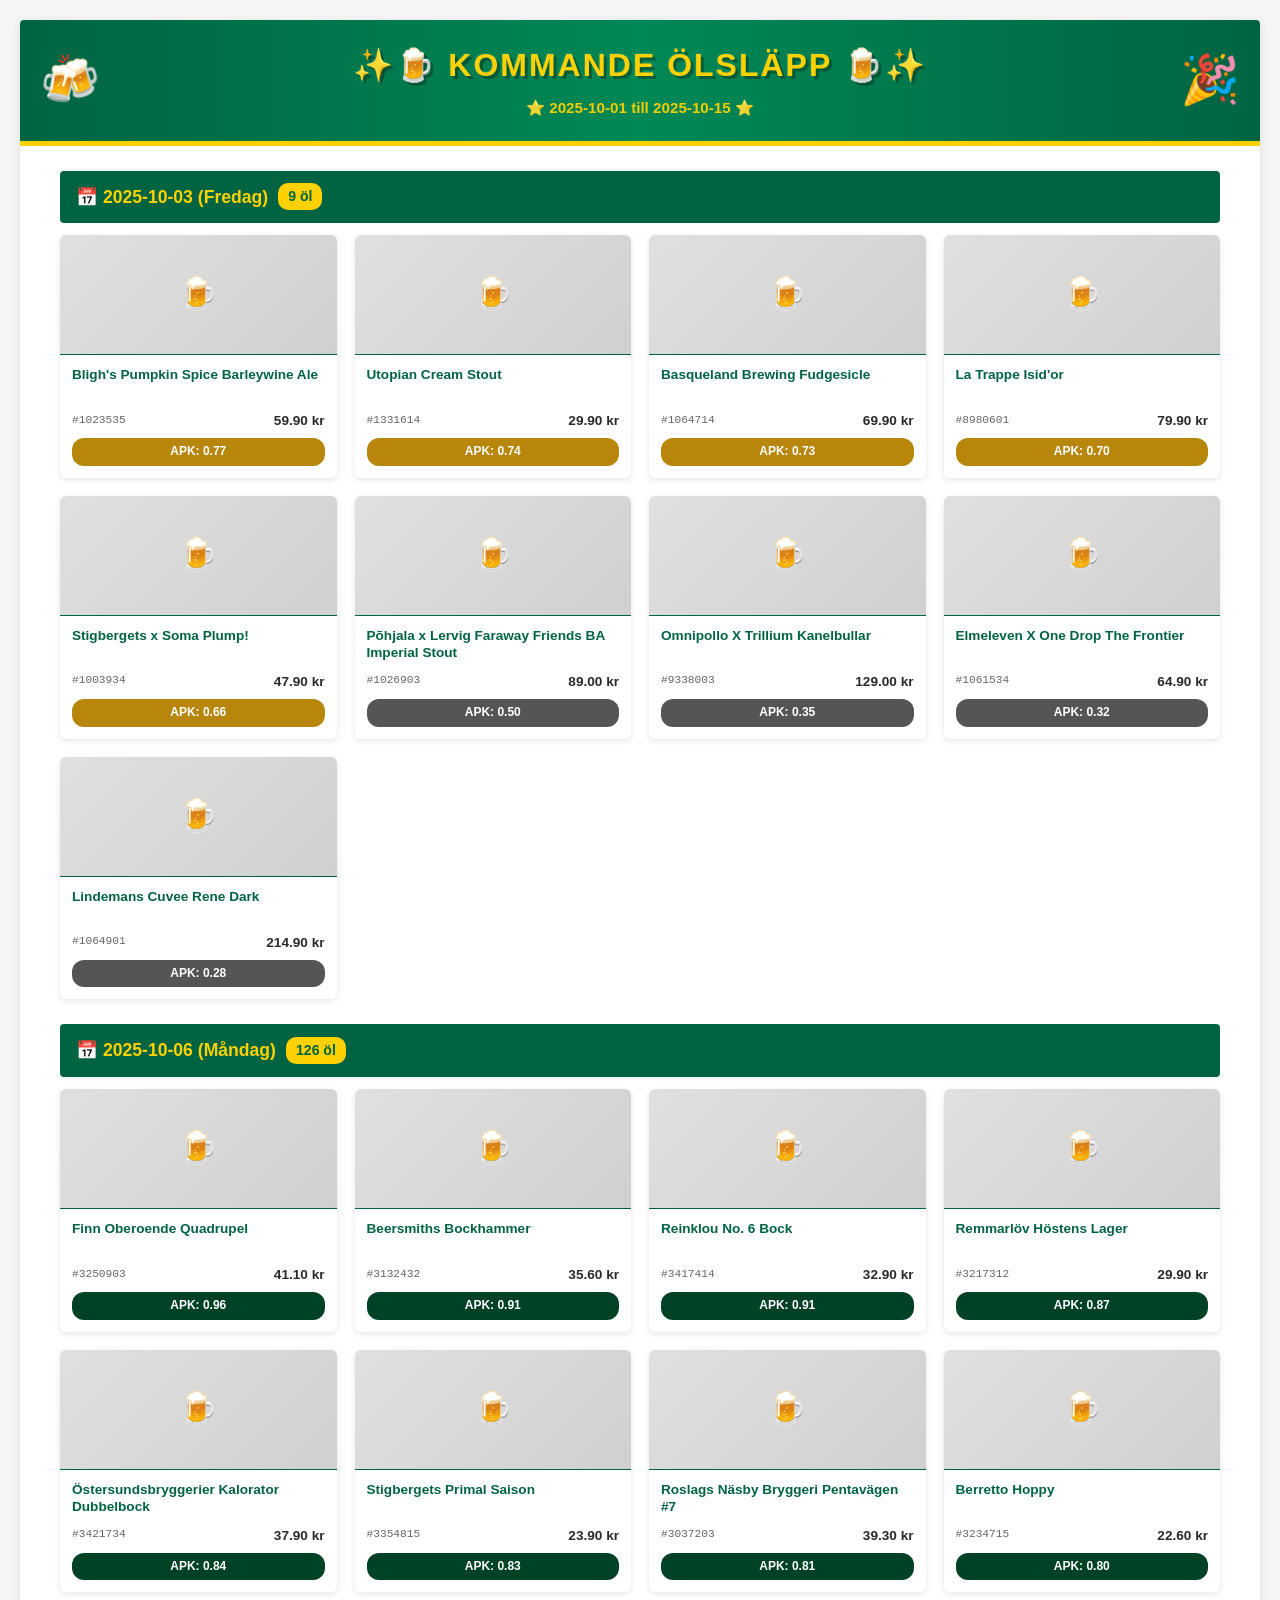
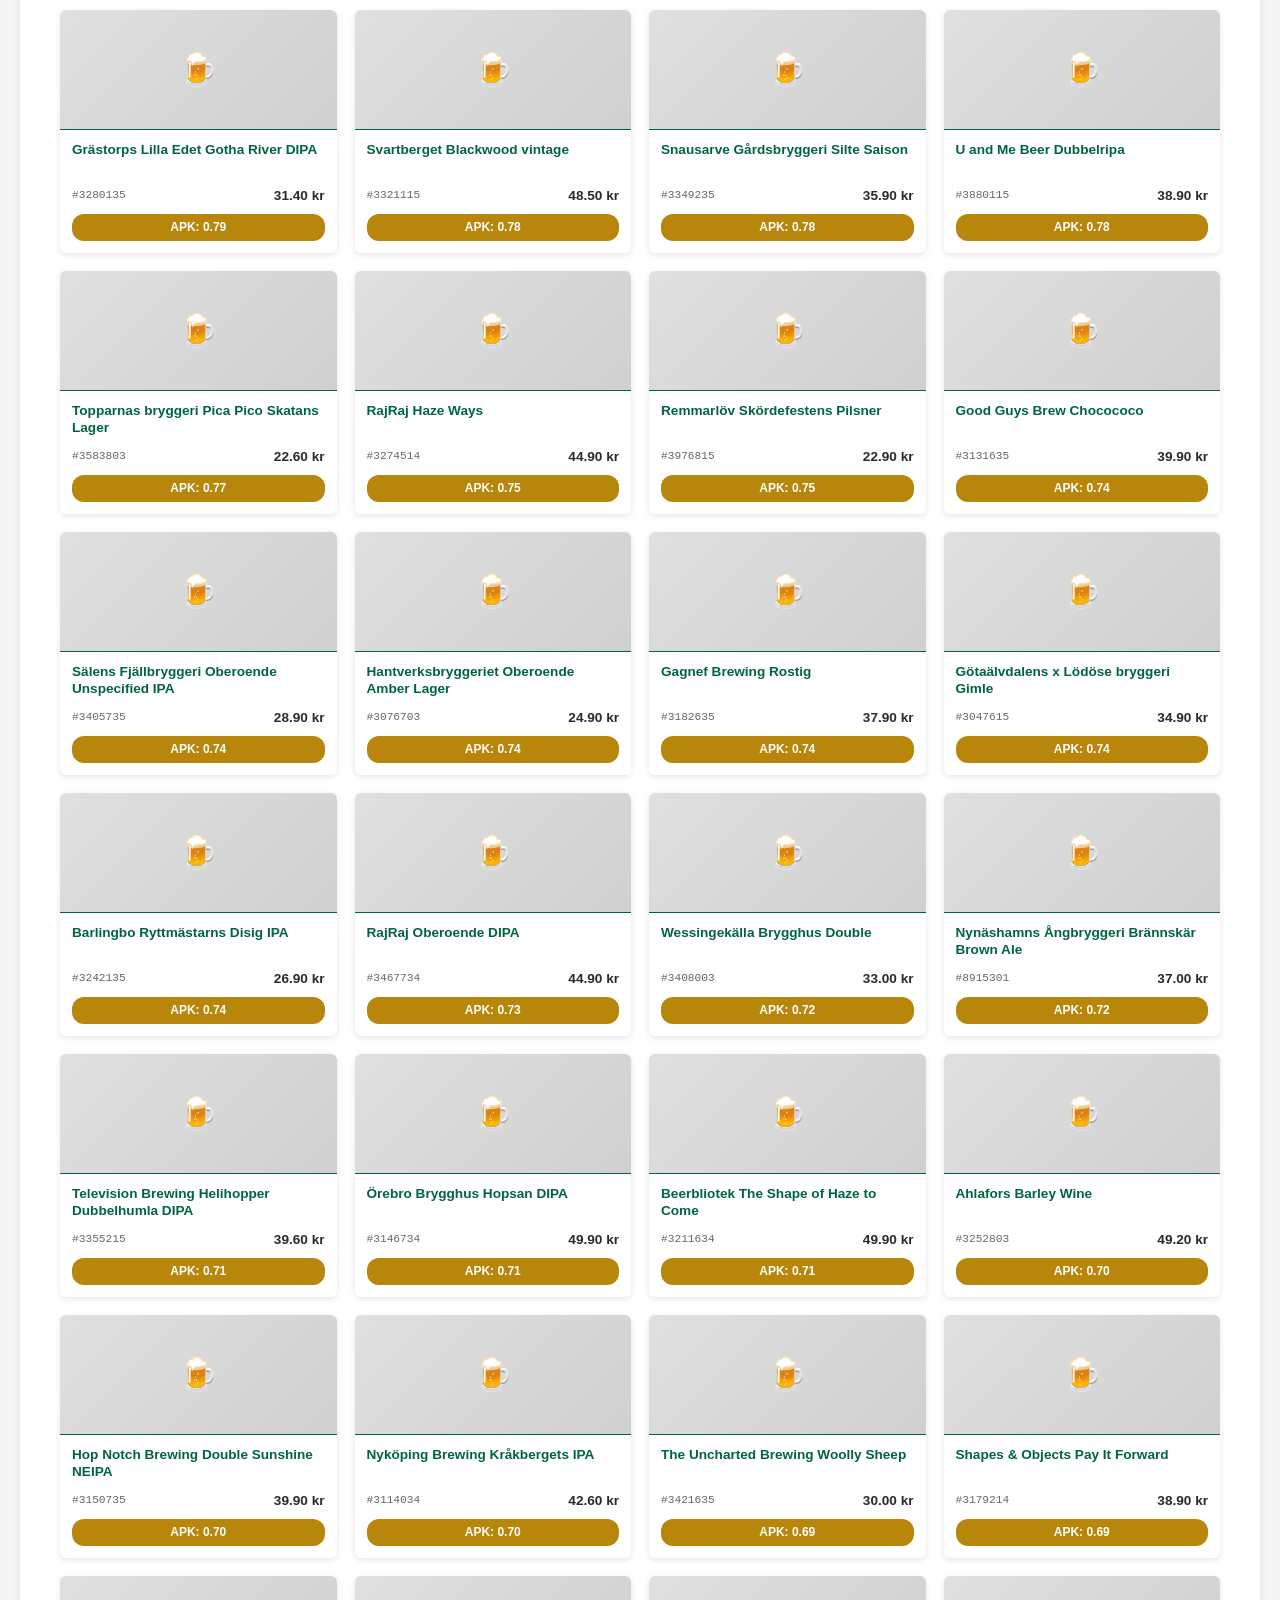
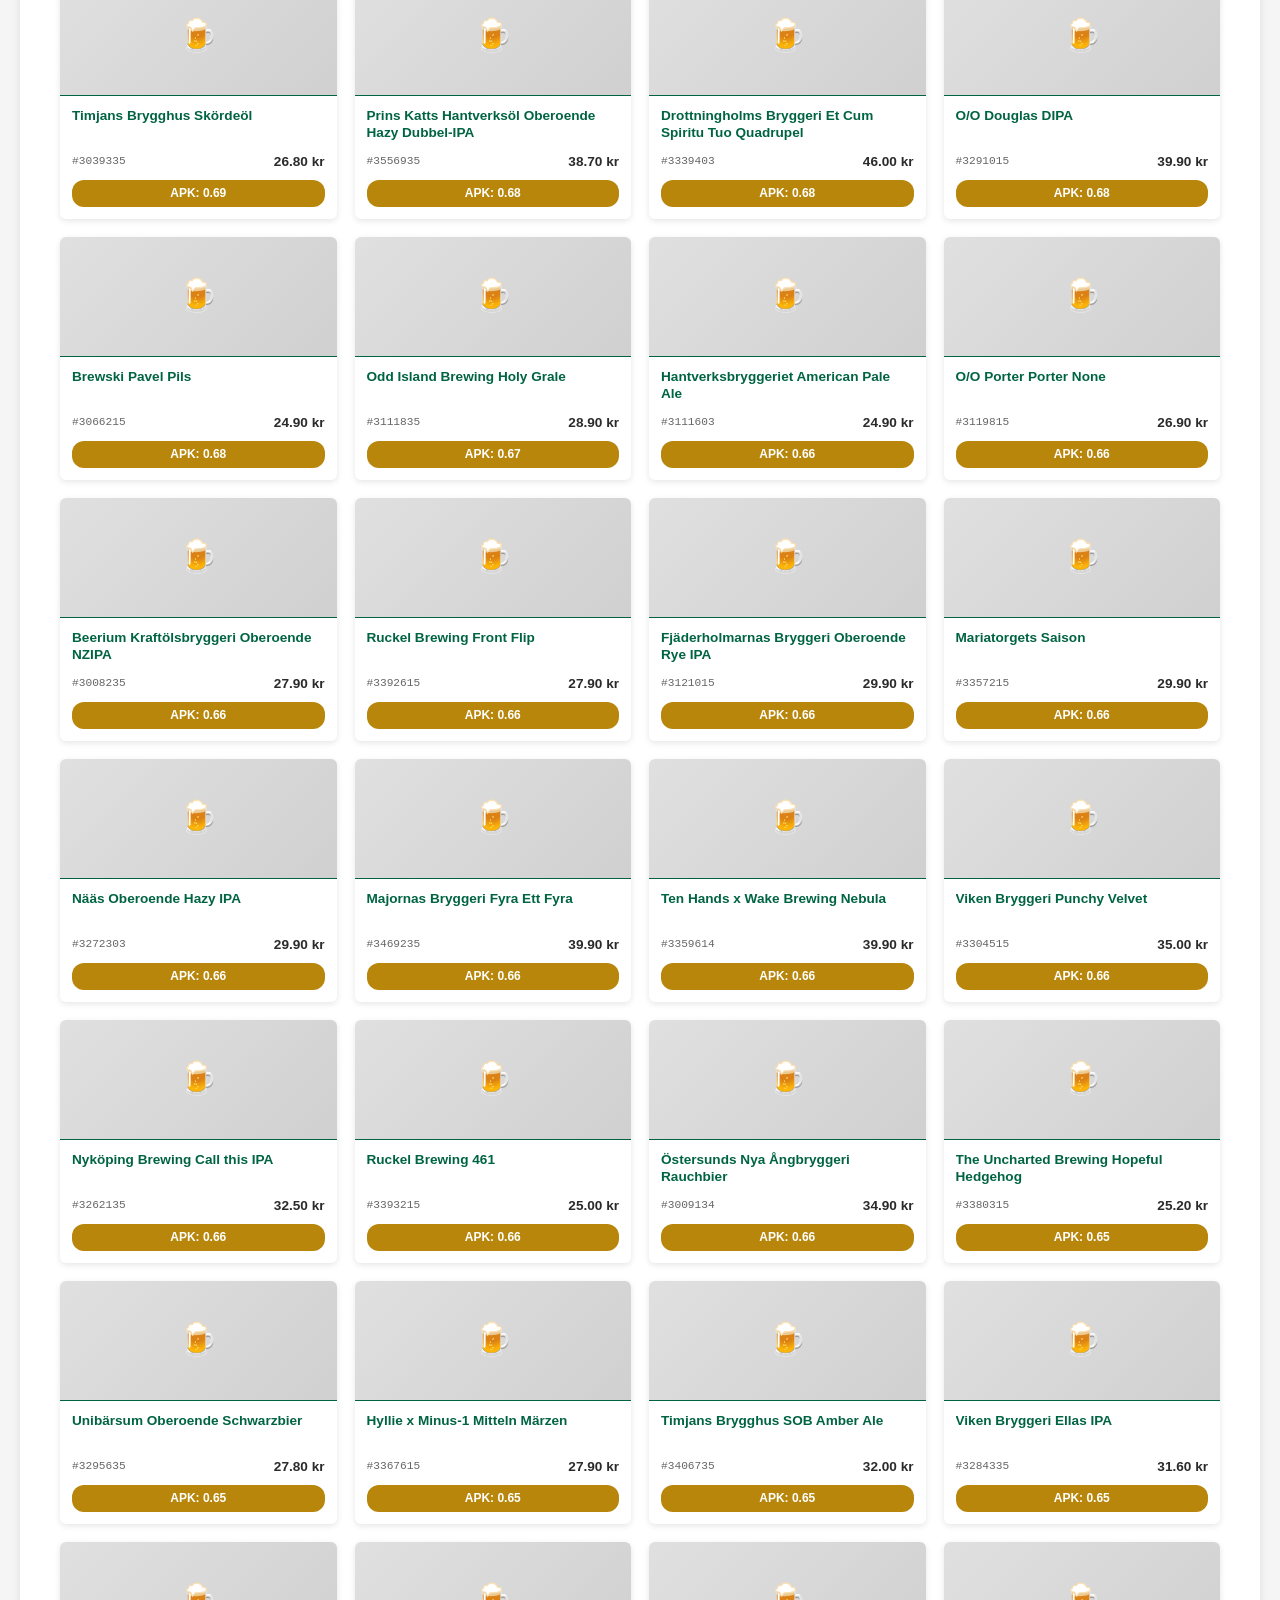
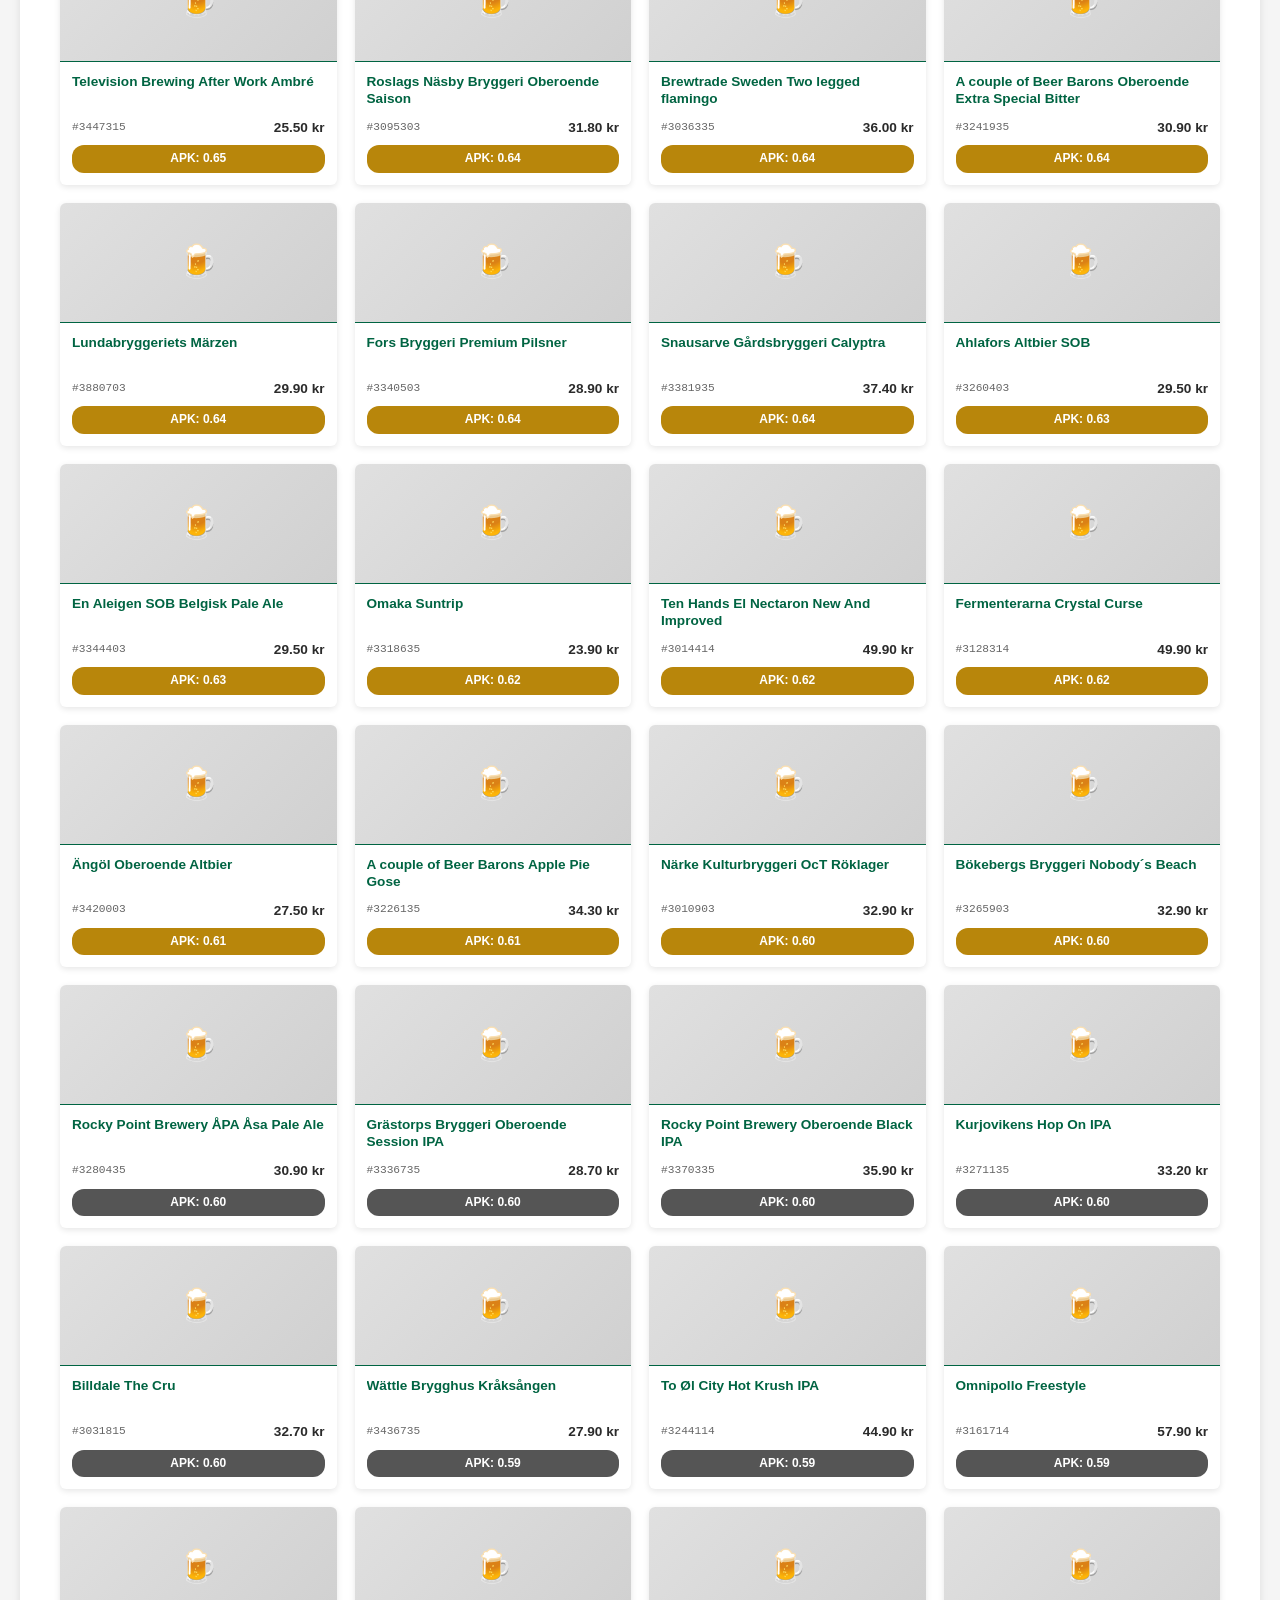
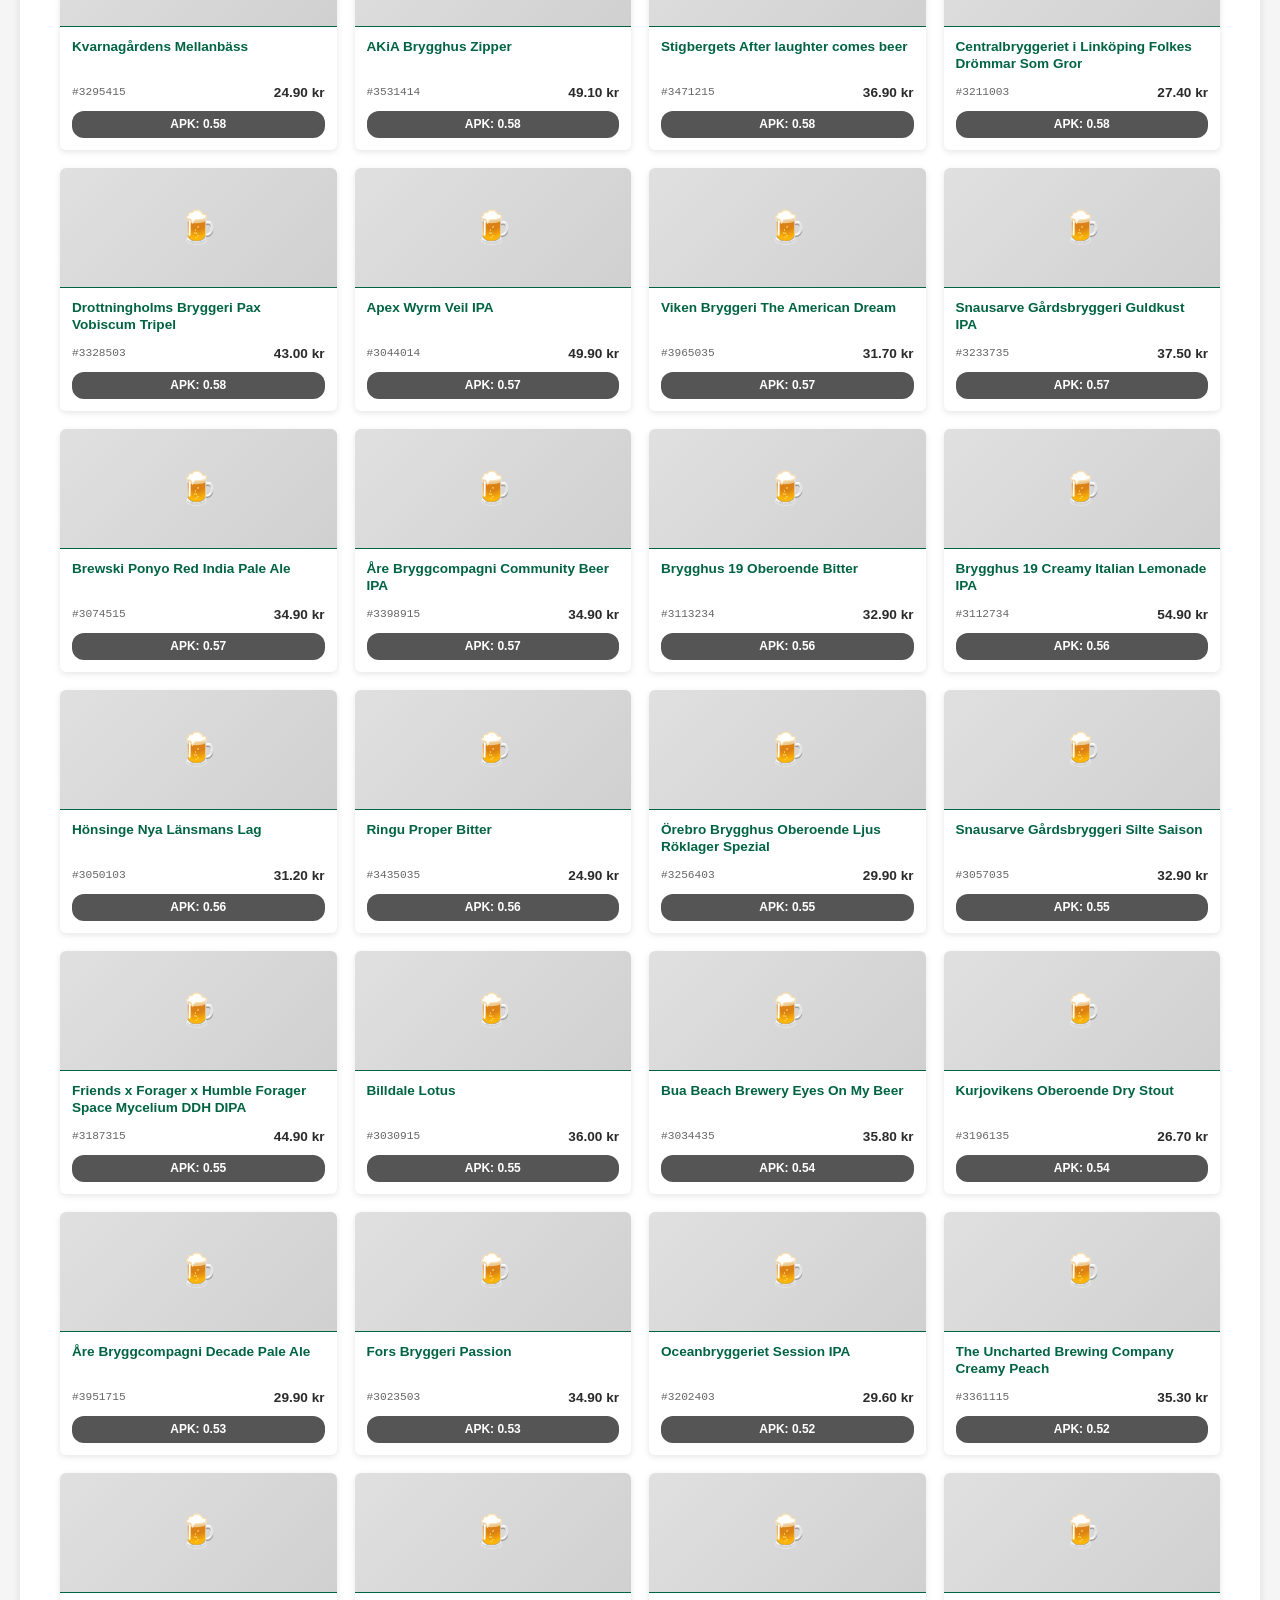
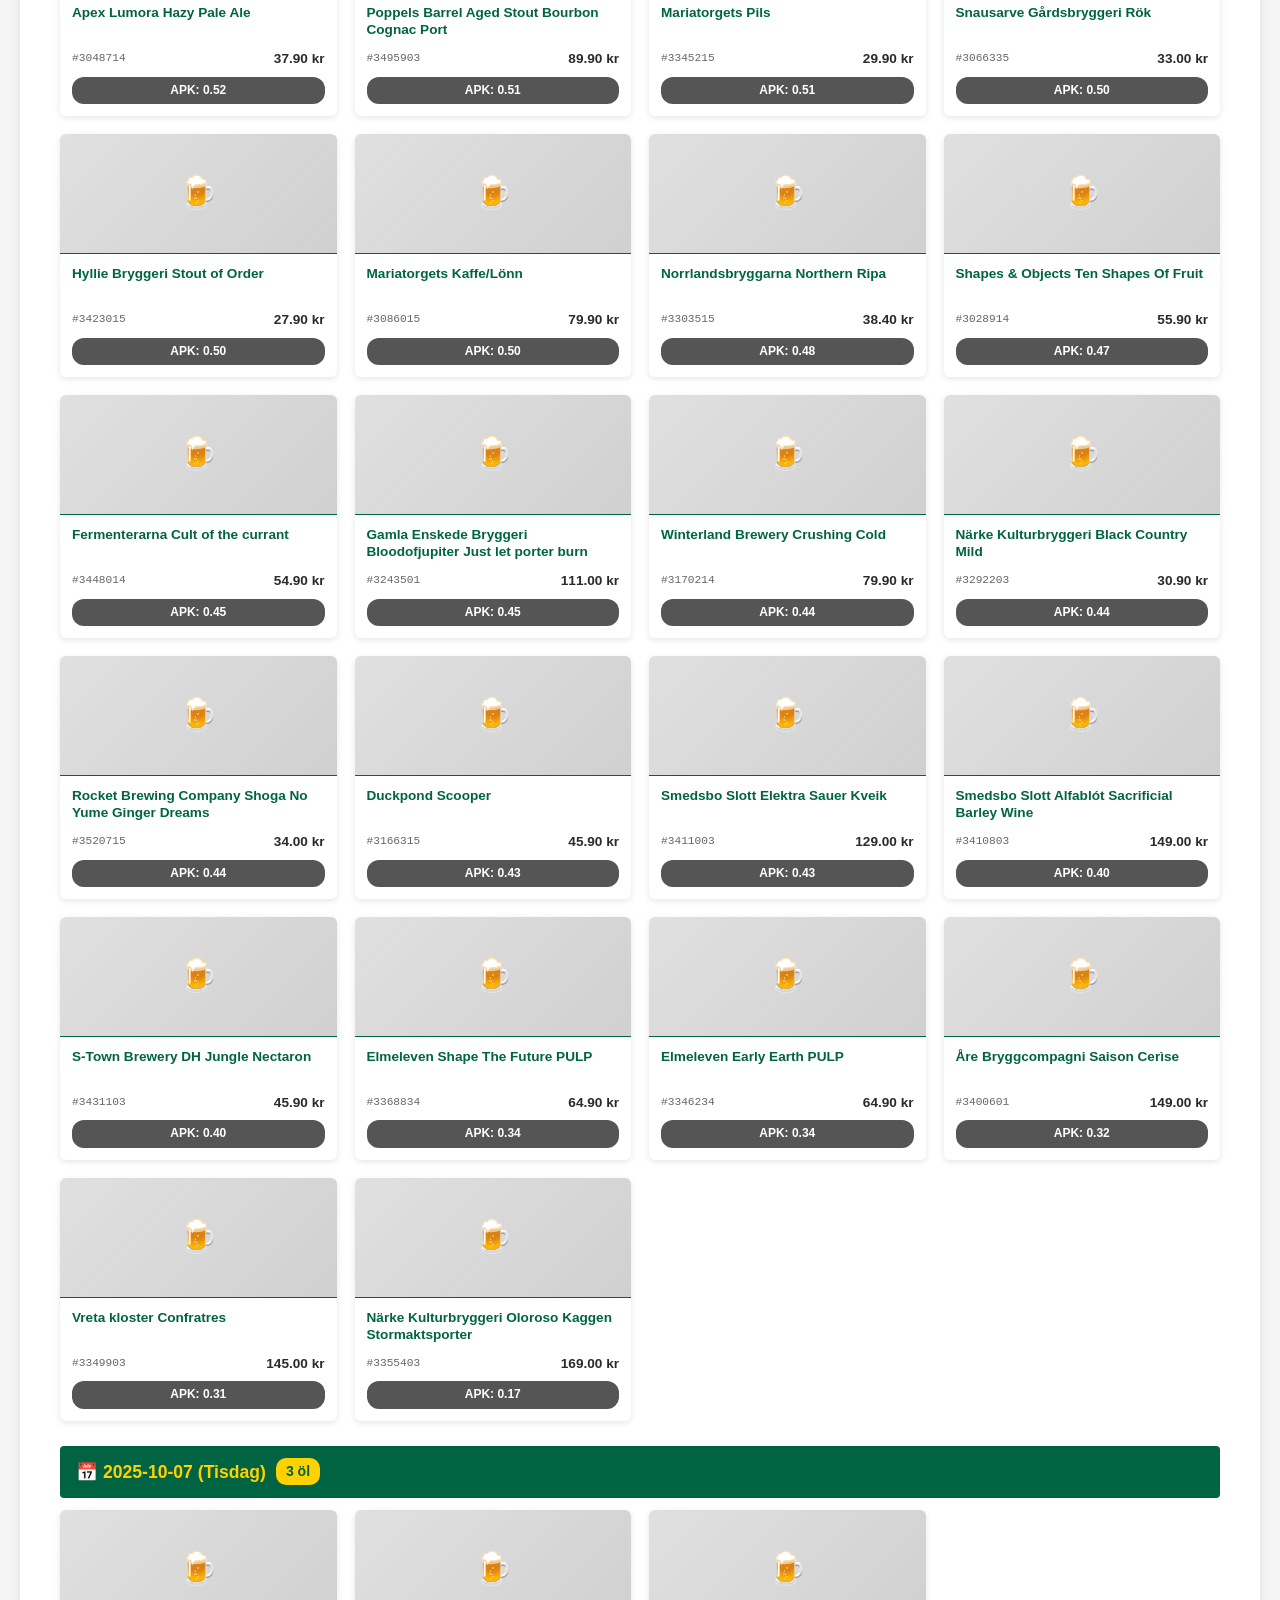
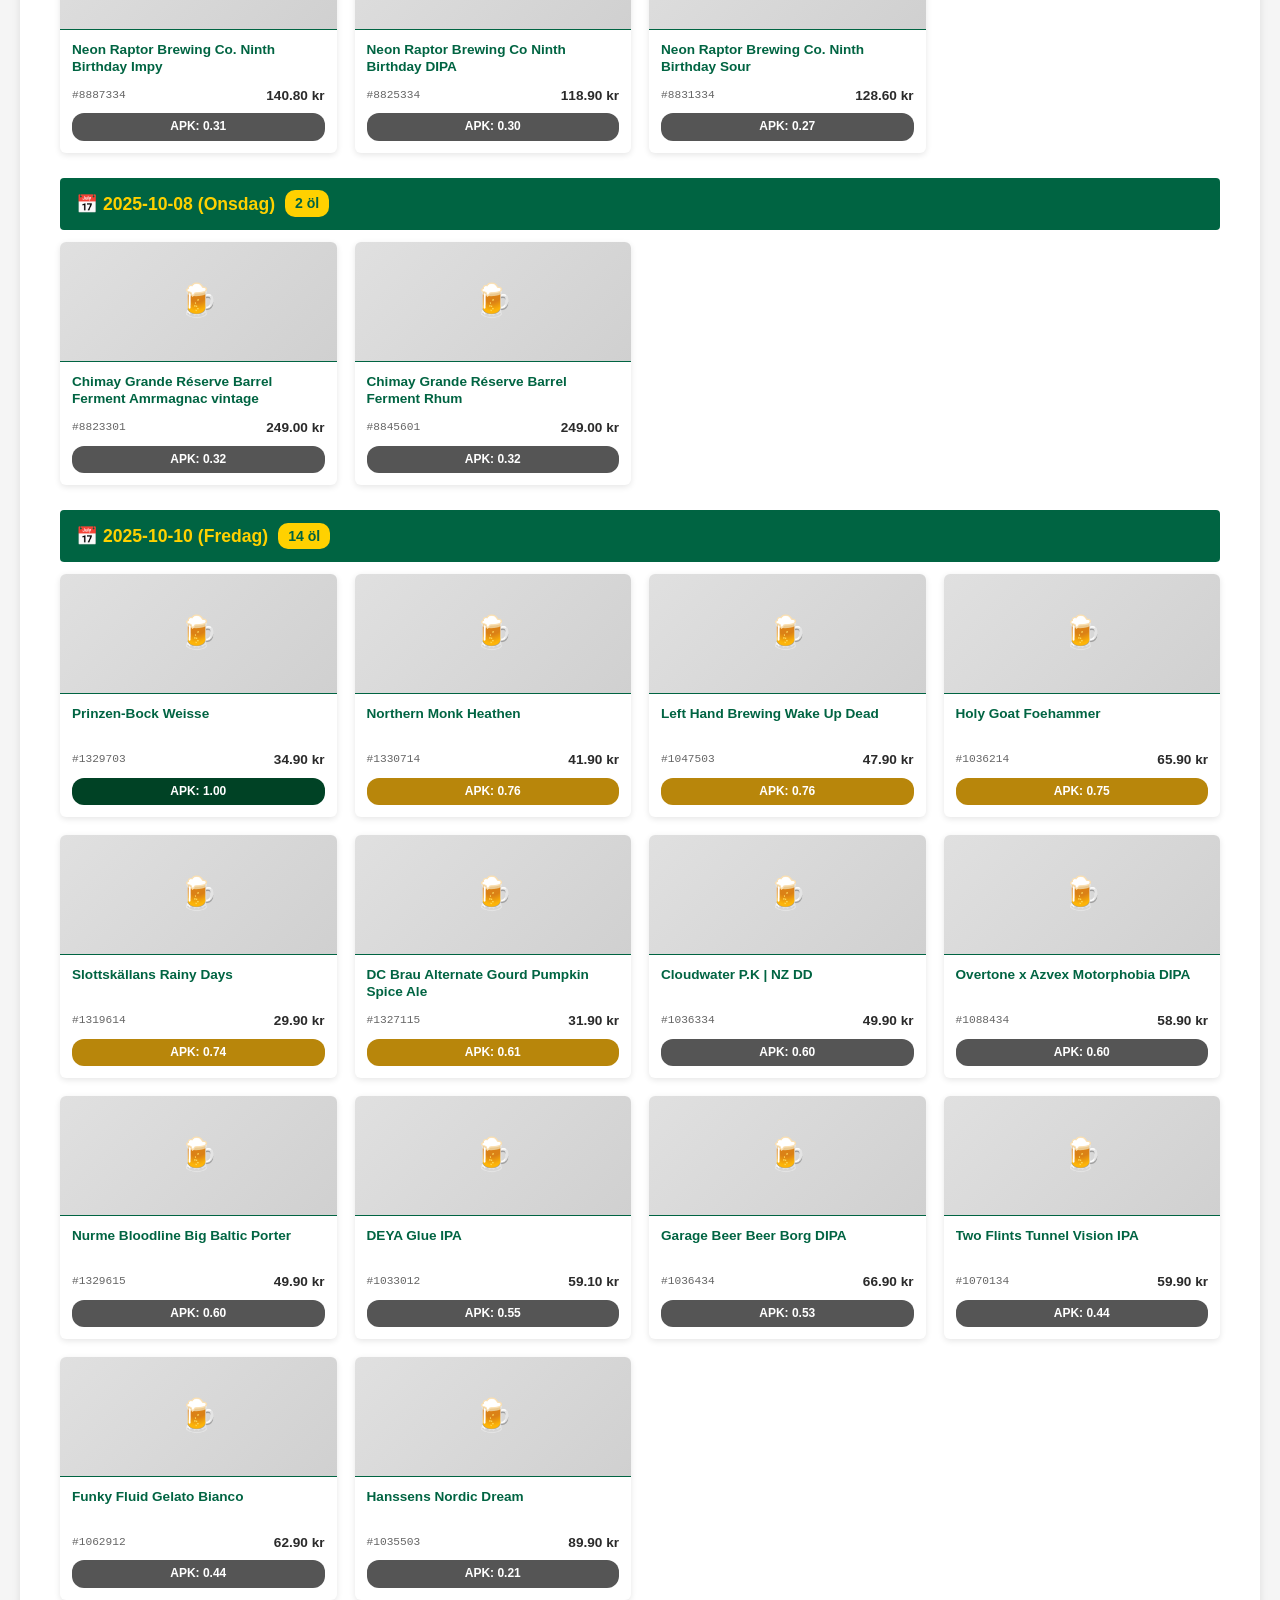
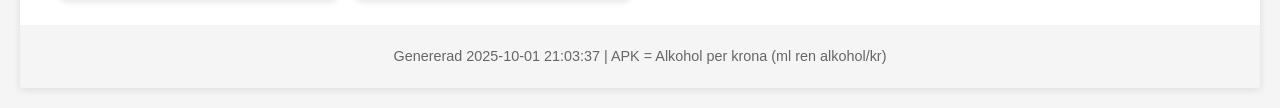
<file: data/upcoming_launches.html>
<!DOCTYPE html>
<html lang="sv">
<head>
    <meta charset="UTF-8">
    <meta name="viewport" content="width=device-width, initial-scale=1.0">
    <title>Kommande ölsläpp - Systembolaget</title>
    <style>
        * {
            margin: 0;
            padding: 0;
            box-sizing: border-box;
        }
        
        body {
            font-family: -apple-system, BlinkMacSystemFont, 'Segoe UI', Roboto, 'Helvetica Neue', Arial, sans-serif;
            background: #f5f5f5;
            padding: 20px;
            line-height: 1.6;
        }
        
        .container {
            max-width: 1600px;
            margin: 0 auto;
            background: white;
            border-radius: 4px;
            box-shadow: 0 2px 8px rgba(0,0,0,0.1);
            overflow: hidden;
        }
        
        header {
            background: linear-gradient(90deg, #006442 0%, #008855 50%, #006442 100%);
            color: #FFD100;
            padding: 20px;
            text-align: center;
            border-bottom: 5px solid #FFD100;
            position: relative;
            overflow: hidden;
        }
        
        header::before {
            content: "🍻";
            position: absolute;
            left: 20px;
            top: 50%;
            transform: translateY(-50%);
            font-size: 3em;
            animation: bounce 2s infinite;
        }
        
        header::after {
            content: "🎉";
            position: absolute;
            right: 20px;
            top: 50%;
            transform: translateY(-50%);
            font-size: 3em;
            animation: bounce 2s infinite 1s;
        }
        
        @keyframes bounce {
            0%, 100% { transform: translateY(-50%); }
            50% { transform: translateY(-60%); }
        }
        
        header h1 {
            font-size: 2em;
            margin-bottom: 5px;
            font-weight: 700;
            text-shadow: 3px 3px 0px rgba(0,0,0,0.3), -1px -1px 0px rgba(255,255,255,0.1);
            letter-spacing: 2px;
            animation: glow 2s ease-in-out infinite alternate;
        }
        
        @keyframes glow {
            from { text-shadow: 3px 3px 0px rgba(0,0,0,0.3), 0 0 10px #FFD100; }
            to { text-shadow: 3px 3px 0px rgba(0,0,0,0.3), 0 0 20px #FFD100, 0 0 30px #FFD100; }
        }
        
        header p {
            font-size: 0.95em;
            opacity: 0.95;
            font-weight: 600;
        }
        
        .date-section {
            margin: 25px 40px;
        }
        
        .date-header {
            background: #006442;
            color: #FFD100;
            padding: 12px 16px;
            border-radius: 4px;
            margin-bottom: 12px;
            font-size: 1.1em;
            font-weight: 600;
            display: flex;
            align-items: center;
            gap: 10px;
        }
        
        .beer-count {
            background: #FFD100;
            color: #006442;
            padding: 2px 10px;
            border-radius: 10px;
            font-size: 0.8em;
            font-weight: 700;
        }
        
        .beer-list {
            display: grid;
            grid-template-columns: repeat(5, 1fr);
            gap: 18px;
        }
        
        .beer-item {
            background: white;
            border-radius: 6px;
            overflow: hidden;
            box-shadow: 0 2px 6px rgba(0,0,0,0.1);
            transition: transform 0.2s, box-shadow 0.2s;
            display: flex;
            flex-direction: column;
            height: fit-content;
        }
        
        @media (max-width: 1400px) {
            .beer-list {
                grid-template-columns: repeat(4, 1fr);
            }
        }
        
        .beer-item:hover {
            transform: translateY(-3px);
            box-shadow: 0 4px 12px rgba(0,0,0,0.15);
        }
        
        .beer-image-container {
            width: 100%;
            height: 120px;
            display: flex;
            align-items: center;
            justify-content: center;
            background: #fafafa;
            border-bottom: 2px solid #006442;
        }
        
        .beer-image {
            max-width: 90%;
            max-height: 110px;
            object-fit: contain;
        }
        
        .beer-image-placeholder {
            width: 100%;
            height: 120px;
            background: linear-gradient(135deg, #e0e0e0 0%, #d0d0d0 100%);
            display: flex;
            align-items: center;
            justify-content: center;
            color: #999;
            font-size: 32px;
        }
        
        .beer-content {
            padding: 12px;
            display: flex;
            flex-direction: column;
            gap: 7px;
        }
        
        .beer-name {
            font-weight: 700;
            font-size: 0.85em;
            color: #2b2b2b;
            margin-bottom: 2px;
            line-height: 1.25;
            min-height: 2.5em;
            display: -webkit-box;
            -webkit-line-clamp: 2;
            -webkit-box-orient: vertical;
            overflow: hidden;
        }
        
        .beer-name a {
            color: #006442;
            text-decoration: none;
            transition: color 0.2s;
        }
        
        .beer-name a:hover {
            color: #004d32;
        }
        
        .beer-meta {
            display: flex;
            justify-content: space-between;
            align-items: center;
            gap: 6px;
            flex-wrap: wrap;
        }
        
        .product-number {
            color: #666;
            font-size: 0.7em;
            font-family: 'Courier New', monospace;
        }
        
        .web-launch {
            background: #ff6b35;
            color: white;
            padding: 2px 6px;
            border-radius: 8px;
            font-size: 0.65em;
            font-weight: 700;
            text-transform: uppercase;
            letter-spacing: 0.5px;
        }
        
        .price {
            font-weight: 700;
            color: #2b2b2b;
            font-size: 0.85em;
        }
        
        .apk {
            background: #555;
            color: #ffffff;
            padding: 4px 8px;
            border-radius: 12px;
            font-weight: 700;
            font-size: 0.75em;
            text-align: center;
            width: 100%;
        }
        
        .apk.high {
            background: #004225;
            color: #ffffff;
        }
        
        .apk.medium {
            background: #b8860b;
            color: #ffffff;
        }
        
        footer {
            text-align: center;
            padding: 20px;
            color: #666;
            font-size: 0.9em;
            background: #f5f5f5;
        }
        
        @media (max-width: 1024px) {
            .beer-list {
                grid-template-columns: repeat(3, 1fr);
            }
        }
        
        @media (max-width: 768px) {
            .beer-list {
                grid-template-columns: repeat(2, 1fr);
            }
            
            header h1 {
                font-size: 1.8em;
            }
            
            .date-section {
                margin: 20px;
            }
        }
        
        @media (max-width: 480px) {
            .beer-list {
                grid-template-columns: 1fr;
            }
        }
    </style>
</head>
<body>
    <div class="container">
        <header>
            <h1>✨🍺 KOMMANDE ÖLSLÄPP 🍺✨</h1>
            <p>⭐ 2025-10-01 till 2025-10-15 ⭐</p>
        </header>

        <div class="date-section">
            <div class="date-header">
                📅 2025-10-03 (Fredag)
                <span class="beer-count">9 öl</span>
            </div>
            <div class="beer-list">
                <div class="beer-item">
                    <div class="beer-image-container">
                        <img src="https://product-cdn.systembolaget.se/productimages/56015391/56015391_400.webp" alt="Bligh's Pumpkin Spice Barleywine Ale" class="beer-image" loading="lazy" onerror="this.onerror=null; this.parentElement.innerHTML='<div class=\'beer-image-placeholder\'>🍺</div>';">
                    </div>
                    <div class="beer-content">
                        <div class="beer-name">
                            <a href="https://www.systembolaget.se/1023535" target="_blank" rel="noopener">Bligh's Pumpkin Spice Barleywine Ale</a>
                        </div>
                        <div class="beer-meta">
                            <span class="product-number">#1023535</span>
                            <span class="price">59.90 kr</span>
                        </div>
                        
                        <div class="apk medium">APK: 0.77</div>
                    </div>
                </div>
                <div class="beer-item">
                    <div class="beer-image-container">
                        <img src="https://product-cdn.systembolaget.se/productimages/55137401/55137401_400.webp" alt="Utopian Cream Stout" class="beer-image" loading="lazy" onerror="this.onerror=null; this.parentElement.innerHTML='<div class=\'beer-image-placeholder\'>🍺</div>';">
                    </div>
                    <div class="beer-content">
                        <div class="beer-name">
                            <a href="https://www.systembolaget.se/1331614" target="_blank" rel="noopener">Utopian Cream Stout</a>
                        </div>
                        <div class="beer-meta">
                            <span class="product-number">#1331614</span>
                            <span class="price">29.90 kr</span>
                        </div>
                        
                        <div class="apk medium">APK: 0.74</div>
                    </div>
                </div>
                <div class="beer-item">
                    <div class="beer-image-container">
                        <img src="https://product-cdn.systembolaget.se/productimages/56622189/56622189_400.webp" alt="Basqueland Brewing Fudgesicle" class="beer-image" loading="lazy" onerror="this.onerror=null; this.parentElement.innerHTML='<div class=\'beer-image-placeholder\'>🍺</div>';">
                    </div>
                    <div class="beer-content">
                        <div class="beer-name">
                            <a href="https://www.systembolaget.se/1064714" target="_blank" rel="noopener">Basqueland Brewing Fudgesicle</a>
                        </div>
                        <div class="beer-meta">
                            <span class="product-number">#1064714</span>
                            <span class="price">69.90 kr</span>
                        </div>
                        
                        <div class="apk medium">APK: 0.73</div>
                    </div>
                </div>
                <div class="beer-item">
                    <div class="beer-image-container">
                        <img src="https://product-cdn.systembolaget.se/productimages/922258/922258_400.webp" alt="La Trappe Isid'or" class="beer-image" loading="lazy" onerror="this.onerror=null; this.parentElement.innerHTML='<div class=\'beer-image-placeholder\'>🍺</div>';">
                    </div>
                    <div class="beer-content">
                        <div class="beer-name">
                            <a href="https://www.systembolaget.se/8980601" target="_blank" rel="noopener">La Trappe Isid'or</a>
                        </div>
                        <div class="beer-meta">
                            <span class="product-number">#8980601</span>
                            <span class="price">79.90 kr</span>
                        </div>
                        
                        <div class="apk medium">APK: 0.70</div>
                    </div>
                </div>
                <div class="beer-item">
                    <div class="beer-image-container">
                        <img src="https://product-cdn.systembolaget.se/productimages/57191724/57191724_400.webp" alt="Stigbergets x Soma Plump!" class="beer-image" loading="lazy" onerror="this.onerror=null; this.parentElement.innerHTML='<div class=\'beer-image-placeholder\'>🍺</div>';">
                    </div>
                    <div class="beer-content">
                        <div class="beer-name">
                            <a href="https://www.systembolaget.se/1003934" target="_blank" rel="noopener">Stigbergets x Soma Plump!</a>
                        </div>
                        <div class="beer-meta">
                            <span class="product-number">#1003934</span>
                            <span class="price">47.90 kr</span>
                        </div>
                        
                        <div class="apk medium">APK: 0.66</div>
                    </div>
                </div>
                <div class="beer-item">
                    <div class="beer-image-container">
                        <img src="https://product-cdn.systembolaget.se/productimages/55905951/55905951_400.webp" alt="Põhjala x Lervig Faraway Friends BA Imperial Stout" class="beer-image" loading="lazy" onerror="this.onerror=null; this.parentElement.innerHTML='<div class=\'beer-image-placeholder\'>🍺</div>';">
                    </div>
                    <div class="beer-content">
                        <div class="beer-name">
                            <a href="https://www.systembolaget.se/1026903" target="_blank" rel="noopener">Põhjala x Lervig Faraway Friends BA Imperial Stout</a>
                        </div>
                        <div class="beer-meta">
                            <span class="product-number">#1026903</span>
                            <span class="price">89.00 kr</span>
                        </div>
                        
                        <div class="apk ">APK: 0.50</div>
                    </div>
                </div>
                <div class="beer-item">
                    <div class="beer-image-container">
                        <img src="https://product-cdn.systembolaget.se/productimages/56622248/56622248_400.webp" alt="Omnipollo X Trillium Kanelbullar" class="beer-image" loading="lazy" onerror="this.onerror=null; this.parentElement.innerHTML='<div class=\'beer-image-placeholder\'>🍺</div>';">
                    </div>
                    <div class="beer-content">
                        <div class="beer-name">
                            <a href="https://www.systembolaget.se/9338003" target="_blank" rel="noopener">Omnipollo X Trillium Kanelbullar</a>
                        </div>
                        <div class="beer-meta">
                            <span class="product-number">#9338003</span>
                            <span class="price">129.00 kr</span>
                        </div>
                        
                        <div class="apk ">APK: 0.35</div>
                    </div>
                </div>
                <div class="beer-item">
                    <div class="beer-image-container">
                        <img src="https://product-cdn.systembolaget.se/productimages/56634637/56634637_400.webp" alt="Elmeleven X One Drop The Frontier" class="beer-image" loading="lazy" onerror="this.onerror=null; this.parentElement.innerHTML='<div class=\'beer-image-placeholder\'>🍺</div>';">
                    </div>
                    <div class="beer-content">
                        <div class="beer-name">
                            <a href="https://www.systembolaget.se/1061534" target="_blank" rel="noopener">Elmeleven X One Drop The Frontier</a>
                        </div>
                        <div class="beer-meta">
                            <span class="product-number">#1061534</span>
                            <span class="price">64.90 kr</span>
                        </div>
                        
                        <div class="apk ">APK: 0.32</div>
                    </div>
                </div>
                <div class="beer-item">
                    <div class="beer-image-container">
                        <img src="https://product-cdn.systembolaget.se/productimages/56622192/56622192_400.webp" alt="Lindemans Cuvee Rene Dark" class="beer-image" loading="lazy" onerror="this.onerror=null; this.parentElement.innerHTML='<div class=\'beer-image-placeholder\'>🍺</div>';">
                    </div>
                    <div class="beer-content">
                        <div class="beer-name">
                            <a href="https://www.systembolaget.se/1064901" target="_blank" rel="noopener">Lindemans Cuvee Rene Dark</a>
                        </div>
                        <div class="beer-meta">
                            <span class="product-number">#1064901</span>
                            <span class="price">214.90 kr</span>
                        </div>
                        
                        <div class="apk ">APK: 0.28</div>
                    </div>
                </div>
            </div>
        </div>

        <div class="date-section">
            <div class="date-header">
                📅 2025-10-06 (Måndag)
                <span class="beer-count">126 öl</span>
            </div>
            <div class="beer-list">
                <div class="beer-item">
                    <div class="beer-image-container">
                        <img src="https://product-cdn.systembolaget.se/productimages/38801563/38801563_400.webp" alt="Finn Oberoende Quadrupel" class="beer-image" loading="lazy" onerror="this.onerror=null; this.parentElement.innerHTML='<div class=\'beer-image-placeholder\'>🍺</div>';">
                    </div>
                    <div class="beer-content">
                        <div class="beer-name">
                            <a href="https://www.systembolaget.se/3250903" target="_blank" rel="noopener">Finn Oberoende Quadrupel</a>
                        </div>
                        <div class="beer-meta">
                            <span class="product-number">#3250903</span>
                            <span class="price">41.10 kr</span>
                        </div>
                        
                        <div class="apk high">APK: 0.96</div>
                    </div>
                </div>
                <div class="beer-item">
                    <div class="beer-image-container">
                        <img src="https://product-cdn.systembolaget.se/productimages/56936119/56936119_400.webp" alt="Beersmiths Bockhammer" class="beer-image" loading="lazy" onerror="this.onerror=null; this.parentElement.innerHTML='<div class=\'beer-image-placeholder\'>🍺</div>';">
                    </div>
                    <div class="beer-content">
                        <div class="beer-name">
                            <a href="https://www.systembolaget.se/3132432" target="_blank" rel="noopener">Beersmiths Bockhammer</a>
                        </div>
                        <div class="beer-meta">
                            <span class="product-number">#3132432</span>
                            <span class="price">35.60 kr</span>
                        </div>
                        
                        <div class="apk high">APK: 0.91</div>
                    </div>
                </div>
                <div class="beer-item">
                    <div class="beer-image-container">
                        <img src="https://product-cdn.systembolaget.se/productimages/56583373/56583373_400.webp" alt="Reinklou No. 6 Bock" class="beer-image" loading="lazy" onerror="this.onerror=null; this.parentElement.innerHTML='<div class=\'beer-image-placeholder\'>🍺</div>';">
                    </div>
                    <div class="beer-content">
                        <div class="beer-name">
                            <a href="https://www.systembolaget.se/3417414" target="_blank" rel="noopener">Reinklou No. 6 Bock</a>
                        </div>
                        <div class="beer-meta">
                            <span class="product-number">#3417414</span>
                            <span class="price">32.90 kr</span>
                        </div>
                        
                        <div class="apk high">APK: 0.91</div>
                    </div>
                </div>
                <div class="beer-item">
                    <div class="beer-image-container">
                        <img src="https://product-cdn.systembolaget.se/productimages/47131087/47131087_400.webp" alt="Remmarlöv Höstens Lager" class="beer-image" loading="lazy" onerror="this.onerror=null; this.parentElement.innerHTML='<div class=\'beer-image-placeholder\'>🍺</div>';">
                    </div>
                    <div class="beer-content">
                        <div class="beer-name">
                            <a href="https://www.systembolaget.se/3217312" target="_blank" rel="noopener">Remmarlöv Höstens Lager</a>
                        </div>
                        <div class="beer-meta">
                            <span class="product-number">#3217312</span>
                            <span class="price">29.90 kr</span>
                        </div>
                        
                        <div class="apk high">APK: 0.87</div>
                    </div>
                </div>
                <div class="beer-item">
                    <div class="beer-image-container">
                        <img src="https://product-cdn.systembolaget.se/productimages/56582810/56582810_400.webp" alt="Östersundsbryggerier Kalorator Dubbelbock" class="beer-image" loading="lazy" onerror="this.onerror=null; this.parentElement.innerHTML='<div class=\'beer-image-placeholder\'>🍺</div>';">
                    </div>
                    <div class="beer-content">
                        <div class="beer-name">
                            <a href="https://www.systembolaget.se/3421734" target="_blank" rel="noopener">Östersundsbryggerier Kalorator Dubbelbock</a>
                        </div>
                        <div class="beer-meta">
                            <span class="product-number">#3421734</span>
                            <span class="price">37.90 kr</span>
                        </div>
                        
                        <div class="apk high">APK: 0.84</div>
                    </div>
                </div>
                <div class="beer-item">
                    <div class="beer-image-container">
                        <img src="https://product-cdn.systembolaget.se/productimages/57004108/57004108_400.webp" alt="Stigbergets Primal Saison" class="beer-image" loading="lazy" onerror="this.onerror=null; this.parentElement.innerHTML='<div class=\'beer-image-placeholder\'>🍺</div>';">
                    </div>
                    <div class="beer-content">
                        <div class="beer-name">
                            <a href="https://www.systembolaget.se/3354815" target="_blank" rel="noopener">Stigbergets Primal Saison</a>
                        </div>
                        <div class="beer-meta">
                            <span class="product-number">#3354815</span>
                            <span class="price">23.90 kr</span>
                        </div>
                        
                        <div class="apk high">APK: 0.83</div>
                    </div>
                </div>
                <div class="beer-item">
                    <div class="beer-image-container">
                        <img src="https://product-cdn.systembolaget.se/productimages/55931264/55931264_400.webp" alt="Roslags Näsby Bryggeri Pentavägen #7" class="beer-image" loading="lazy" onerror="this.onerror=null; this.parentElement.innerHTML='<div class=\'beer-image-placeholder\'>🍺</div>';">
                    </div>
                    <div class="beer-content">
                        <div class="beer-name">
                            <a href="https://www.systembolaget.se/3037203" target="_blank" rel="noopener">Roslags Näsby Bryggeri Pentavägen #7</a>
                        </div>
                        <div class="beer-meta">
                            <span class="product-number">#3037203</span>
                            <span class="price">39.30 kr</span>
                        </div>
                        
                        <div class="apk high">APK: 0.81</div>
                    </div>
                </div>
                <div class="beer-item">
                    <div class="beer-image-container">
                        <img src="https://product-cdn.systembolaget.se/productimages/56582144/56582144_400.webp" alt="Berretto Hoppy" class="beer-image" loading="lazy" onerror="this.onerror=null; this.parentElement.innerHTML='<div class=\'beer-image-placeholder\'>🍺</div>';">
                    </div>
                    <div class="beer-content">
                        <div class="beer-name">
                            <a href="https://www.systembolaget.se/3234715" target="_blank" rel="noopener">Berretto Hoppy</a>
                        </div>
                        <div class="beer-meta">
                            <span class="product-number">#3234715</span>
                            <span class="price">22.60 kr</span>
                        </div>
                        
                        <div class="apk high">APK: 0.80</div>
                    </div>
                </div>
                <div class="beer-item">
                    <div class="beer-image-container">
                        <img src="https://product-cdn.systembolaget.se/productimages/57004584/57004584_400.webp" alt="Grästorps Lilla Edet Gotha River DIPA" class="beer-image" loading="lazy" onerror="this.onerror=null; this.parentElement.innerHTML='<div class=\'beer-image-placeholder\'>🍺</div>';">
                    </div>
                    <div class="beer-content">
                        <div class="beer-name">
                            <a href="https://www.systembolaget.se/3280135" target="_blank" rel="noopener">Grästorps Lilla Edet Gotha River DIPA</a>
                        </div>
                        <div class="beer-meta">
                            <span class="product-number">#3280135</span>
                            <span class="price">31.40 kr</span>
                        </div>
                        
                        <div class="apk medium">APK: 0.79</div>
                    </div>
                </div>
                <div class="beer-item">
                    <div class="beer-image-container">
                        <img src="https://product-cdn.systembolaget.se/productimages/57004599/57004599_400.webp" alt="Svartberget Blackwood vintage" class="beer-image" loading="lazy" onerror="this.onerror=null; this.parentElement.innerHTML='<div class=\'beer-image-placeholder\'>🍺</div>';">
                    </div>
                    <div class="beer-content">
                        <div class="beer-name">
                            <a href="https://www.systembolaget.se/3321115" target="_blank" rel="noopener">Svartberget Blackwood vintage</a>
                        </div>
                        <div class="beer-meta">
                            <span class="product-number">#3321115</span>
                            <span class="price">48.50 kr</span>
                        </div>
                        
                        <div class="apk medium">APK: 0.78</div>
                    </div>
                </div>
                <div class="beer-item">
                    <div class="beer-image-container">
                        <img src="https://product-cdn.systembolaget.se/productimages/56637330/56637330_400.webp" alt="Snausarve Gårdsbryggeri Silte Saison" class="beer-image" loading="lazy" onerror="this.onerror=null; this.parentElement.innerHTML='<div class=\'beer-image-placeholder\'>🍺</div>';">
                    </div>
                    <div class="beer-content">
                        <div class="beer-name">
                            <a href="https://www.systembolaget.se/3349235" target="_blank" rel="noopener">Snausarve Gårdsbryggeri Silte Saison</a>
                        </div>
                        <div class="beer-meta">
                            <span class="product-number">#3349235</span>
                            <span class="price">35.90 kr</span>
                        </div>
                        
                        <div class="apk medium">APK: 0.78</div>
                    </div>
                </div>
                <div class="beer-item">
                    <div class="beer-image-container">
                        <img src="https://product-cdn.systembolaget.se/productimages/31639028/31639028_400.webp" alt="U and Me Beer Dubbelripa" class="beer-image" loading="lazy" onerror="this.onerror=null; this.parentElement.innerHTML='<div class=\'beer-image-placeholder\'>🍺</div>';">
                    </div>
                    <div class="beer-content">
                        <div class="beer-name">
                            <a href="https://www.systembolaget.se/3880115" target="_blank" rel="noopener">U and Me Beer Dubbelripa</a>
                        </div>
                        <div class="beer-meta">
                            <span class="product-number">#3880115</span>
                            <span class="price">38.90 kr</span>
                        </div>
                        
                        <div class="apk medium">APK: 0.78</div>
                    </div>
                </div>
                <div class="beer-item">
                    <div class="beer-image-container">
                        <img src="https://product-cdn.systembolaget.se/productimages/56582815/56582815_400.webp" alt="Topparnas bryggeri Pica Pico Skatans Lager" class="beer-image" loading="lazy" onerror="this.onerror=null; this.parentElement.innerHTML='<div class=\'beer-image-placeholder\'>🍺</div>';">
                    </div>
                    <div class="beer-content">
                        <div class="beer-name">
                            <a href="https://www.systembolaget.se/3583803" target="_blank" rel="noopener">Topparnas bryggeri Pica Pico Skatans Lager</a>
                        </div>
                        <div class="beer-meta">
                            <span class="product-number">#3583803</span>
                            <span class="price">22.60 kr</span>
                        </div>
                        
                        <div class="apk medium">APK: 0.77</div>
                    </div>
                </div>
                <div class="beer-item">
                    <div class="beer-image-container">
                        <img src="https://product-cdn.systembolaget.se/productimages/56582829/56582829_400.webp" alt="RajRaj Haze Ways" class="beer-image" loading="lazy" onerror="this.onerror=null; this.parentElement.innerHTML='<div class=\'beer-image-placeholder\'>🍺</div>';">
                    </div>
                    <div class="beer-content">
                        <div class="beer-name">
                            <a href="https://www.systembolaget.se/3274514" target="_blank" rel="noopener">RajRaj Haze Ways</a>
                        </div>
                        <div class="beer-meta">
                            <span class="product-number">#3274514</span>
                            <span class="price">44.90 kr</span>
                        </div>
                        
                        <div class="apk medium">APK: 0.75</div>
                    </div>
                </div>
                <div class="beer-item">
                    <div class="beer-image-container">
                        <img src="https://product-cdn.systembolaget.se/productimages/36308923/36308923_400.webp" alt="Remmarlöv Skördefestens Pilsner" class="beer-image" loading="lazy" onerror="this.onerror=null; this.parentElement.innerHTML='<div class=\'beer-image-placeholder\'>🍺</div>';">
                    </div>
                    <div class="beer-content">
                        <div class="beer-name">
                            <a href="https://www.systembolaget.se/3976815" target="_blank" rel="noopener">Remmarlöv Skördefestens Pilsner</a>
                        </div>
                        <div class="beer-meta">
                            <span class="product-number">#3976815</span>
                            <span class="price">22.90 kr</span>
                        </div>
                        
                        <div class="apk medium">APK: 0.75</div>
                    </div>
                </div>
                <div class="beer-item">
                    <div class="beer-image-container">
                        <img src="https://product-cdn.systembolaget.se/productimages/56582214/56582214_400.webp" alt="Good Guys Brew Chocococo" class="beer-image" loading="lazy" onerror="this.onerror=null; this.parentElement.innerHTML='<div class=\'beer-image-placeholder\'>🍺</div>';">
                    </div>
                    <div class="beer-content">
                        <div class="beer-name">
                            <a href="https://www.systembolaget.se/3131635" target="_blank" rel="noopener">Good Guys Brew Chocococo</a>
                        </div>
                        <div class="beer-meta">
                            <span class="product-number">#3131635</span>
                            <span class="price">39.90 kr</span>
                        </div>
                        
                        <div class="apk medium">APK: 0.74</div>
                    </div>
                </div>
                <div class="beer-item">
                    <div class="beer-image-container">
                        <img src="https://product-cdn.systembolaget.se/productimages/57004605/57004605_400.webp" alt="Sälens Fjällbryggeri Oberoende Unspecified IPA" class="beer-image" loading="lazy" onerror="this.onerror=null; this.parentElement.innerHTML='<div class=\'beer-image-placeholder\'>🍺</div>';">
                    </div>
                    <div class="beer-content">
                        <div class="beer-name">
                            <a href="https://www.systembolaget.se/3405735" target="_blank" rel="noopener">Sälens Fjällbryggeri Oberoende Unspecified IPA</a>
                        </div>
                        <div class="beer-meta">
                            <span class="product-number">#3405735</span>
                            <span class="price">28.90 kr</span>
                        </div>
                        
                        <div class="apk medium">APK: 0.74</div>
                    </div>
                </div>
                <div class="beer-item">
                    <div class="beer-image-container">
                        <img src="https://product-cdn.systembolaget.se/productimages/57003075/57003075_400.webp" alt="Hantverksbryggeriet Oberoende Amber Lager" class="beer-image" loading="lazy" onerror="this.onerror=null; this.parentElement.innerHTML='<div class=\'beer-image-placeholder\'>🍺</div>';">
                    </div>
                    <div class="beer-content">
                        <div class="beer-name">
                            <a href="https://www.systembolaget.se/3076703" target="_blank" rel="noopener">Hantverksbryggeriet Oberoende Amber Lager</a>
                        </div>
                        <div class="beer-meta">
                            <span class="product-number">#3076703</span>
                            <span class="price">24.90 kr</span>
                        </div>
                        
                        <div class="apk medium">APK: 0.74</div>
                    </div>
                </div>
                <div class="beer-item">
                    <div class="beer-image-container">
                        <img src="https://product-cdn.systembolaget.se/productimages/56936140/56936140_400.webp" alt="Gagnef Brewing Rostig" class="beer-image" loading="lazy" onerror="this.onerror=null; this.parentElement.innerHTML='<div class=\'beer-image-placeholder\'>🍺</div>';">
                    </div>
                    <div class="beer-content">
                        <div class="beer-name">
                            <a href="https://www.systembolaget.se/3182635" target="_blank" rel="noopener">Gagnef Brewing Rostig</a>
                        </div>
                        <div class="beer-meta">
                            <span class="product-number">#3182635</span>
                            <span class="price">37.90 kr</span>
                        </div>
                        
                        <div class="apk medium">APK: 0.74</div>
                    </div>
                </div>
                <div class="beer-item">
                    <div class="beer-image-container">
                        <img src="https://product-cdn.systembolaget.se/productimages/57004587/57004587_400.webp" alt="Götaälvdalens x Lödöse bryggeri Gimle" class="beer-image" loading="lazy" onerror="this.onerror=null; this.parentElement.innerHTML='<div class=\'beer-image-placeholder\'>🍺</div>';">
                    </div>
                    <div class="beer-content">
                        <div class="beer-name">
                            <a href="https://www.systembolaget.se/3047615" target="_blank" rel="noopener">Götaälvdalens x Lödöse bryggeri Gimle</a>
                        </div>
                        <div class="beer-meta">
                            <span class="product-number">#3047615</span>
                            <span class="price">34.90 kr</span>
                        </div>
                        
                        <div class="apk medium">APK: 0.74</div>
                    </div>
                </div>
                <div class="beer-item">
                    <div class="beer-image-container">
                        <img src="https://product-cdn.systembolaget.se/productimages/56829604/56829604_400.webp" alt="Barlingbo Ryttmästarns Disig IPA" class="beer-image" loading="lazy" onerror="this.onerror=null; this.parentElement.innerHTML='<div class=\'beer-image-placeholder\'>🍺</div>';">
                    </div>
                    <div class="beer-content">
                        <div class="beer-name">
                            <a href="https://www.systembolaget.se/3242135" target="_blank" rel="noopener">Barlingbo Ryttmästarns Disig IPA</a>
                        </div>
                        <div class="beer-meta">
                            <span class="product-number">#3242135</span>
                            <span class="price">26.90 kr</span>
                        </div>
                        
                        <div class="apk medium">APK: 0.74</div>
                    </div>
                </div>
                <div class="beer-item">
                    <div class="beer-image-container">
                        <img src="https://product-cdn.systembolaget.se/productimages/57079895/57079895_400.webp" alt="RajRaj Oberoende DIPA" class="beer-image" loading="lazy" onerror="this.onerror=null; this.parentElement.innerHTML='<div class=\'beer-image-placeholder\'>🍺</div>';">
                    </div>
                    <div class="beer-content">
                        <div class="beer-name">
                            <a href="https://www.systembolaget.se/3467734" target="_blank" rel="noopener">RajRaj Oberoende DIPA</a>
                        </div>
                        <div class="beer-meta">
                            <span class="product-number">#3467734</span>
                            <span class="price">44.90 kr</span>
                        </div>
                        
                        <div class="apk medium">APK: 0.73</div>
                    </div>
                </div>
                <div class="beer-item">
                    <div class="beer-image-container">
                        <img src="https://product-cdn.systembolaget.se/productimages/56583523/56583523_400.webp" alt="Wessingekälla Brygghus Double" class="beer-image" loading="lazy" onerror="this.onerror=null; this.parentElement.innerHTML='<div class=\'beer-image-placeholder\'>🍺</div>';">
                    </div>
                    <div class="beer-content">
                        <div class="beer-name">
                            <a href="https://www.systembolaget.se/3408003" target="_blank" rel="noopener">Wessingekälla Brygghus Double</a>
                        </div>
                        <div class="beer-meta">
                            <span class="product-number">#3408003</span>
                            <span class="price">33.00 kr</span>
                        </div>
                        
                        <div class="apk medium">APK: 0.72</div>
                    </div>
                </div>
                <div class="beer-item">
                    <div class="beer-image-container">
                        <img src="https://product-cdn.systembolaget.se/productimages/495325/495325_400.webp" alt="Nynäshamns Ångbryggeri Brännskär Brown Ale" class="beer-image" loading="lazy" onerror="this.onerror=null; this.parentElement.innerHTML='<div class=\'beer-image-placeholder\'>🍺</div>';">
                    </div>
                    <div class="beer-content">
                        <div class="beer-name">
                            <a href="https://www.systembolaget.se/8915301" target="_blank" rel="noopener">Nynäshamns Ångbryggeri Brännskär Brown Ale</a>
                        </div>
                        <div class="beer-meta">
                            <span class="product-number">#8915301</span>
                            <span class="price">37.00 kr</span>
                        </div>
                        
                        <div class="apk medium">APK: 0.72</div>
                    </div>
                </div>
                <div class="beer-item">
                    <div class="beer-image-container">
                        <img src="https://product-cdn.systembolaget.se/productimages/56583038/56583038_400.webp" alt="Television Brewing Helihopper Dubbelhumla DIPA" class="beer-image" loading="lazy" onerror="this.onerror=null; this.parentElement.innerHTML='<div class=\'beer-image-placeholder\'>🍺</div>';">
                    </div>
                    <div class="beer-content">
                        <div class="beer-name">
                            <a href="https://www.systembolaget.se/3355215" target="_blank" rel="noopener">Television Brewing Helihopper Dubbelhumla DIPA</a>
                        </div>
                        <div class="beer-meta">
                            <span class="product-number">#3355215</span>
                            <span class="price">39.60 kr</span>
                        </div>
                        
                        <div class="apk medium">APK: 0.71</div>
                    </div>
                </div>
                <div class="beer-item">
                    <div class="beer-image-container">
                        <img src="https://product-cdn.systembolaget.se/productimages/57079850/57079850_400.webp" alt="Örebro Brygghus Hopsan DIPA" class="beer-image" loading="lazy" onerror="this.onerror=null; this.parentElement.innerHTML='<div class=\'beer-image-placeholder\'>🍺</div>';">
                    </div>
                    <div class="beer-content">
                        <div class="beer-name">
                            <a href="https://www.systembolaget.se/3146734" target="_blank" rel="noopener">Örebro Brygghus Hopsan DIPA</a>
                        </div>
                        <div class="beer-meta">
                            <span class="product-number">#3146734</span>
                            <span class="price">49.90 kr</span>
                        </div>
                        
                        <div class="apk medium">APK: 0.71</div>
                    </div>
                </div>
                <div class="beer-item">
                    <div class="beer-image-container">
                        <img src="https://product-cdn.systembolaget.se/productimages/56578673/56578673_400.webp" alt="Beerbliotek The Shape of Haze to Come" class="beer-image" loading="lazy" onerror="this.onerror=null; this.parentElement.innerHTML='<div class=\'beer-image-placeholder\'>🍺</div>';">
                    </div>
                    <div class="beer-content">
                        <div class="beer-name">
                            <a href="https://www.systembolaget.se/3211634" target="_blank" rel="noopener">Beerbliotek The Shape of Haze to Come</a>
                        </div>
                        <div class="beer-meta">
                            <span class="product-number">#3211634</span>
                            <span class="price">49.90 kr</span>
                        </div>
                        
                        <div class="apk medium">APK: 0.71</div>
                    </div>
                </div>
                <div class="beer-item">
                    <div class="beer-image-container">
                        <img src="https://product-cdn.systembolaget.se/productimages/56935652/56935652_400.webp" alt="Ahlafors Barley Wine" class="beer-image" loading="lazy" onerror="this.onerror=null; this.parentElement.innerHTML='<div class=\'beer-image-placeholder\'>🍺</div>';">
                    </div>
                    <div class="beer-content">
                        <div class="beer-name">
                            <a href="https://www.systembolaget.se/3252803" target="_blank" rel="noopener">Ahlafors Barley Wine</a>
                        </div>
                        <div class="beer-meta">
                            <span class="product-number">#3252803</span>
                            <span class="price">49.20 kr</span>
                        </div>
                        
                        <div class="apk medium">APK: 0.70</div>
                    </div>
                </div>
                <div class="beer-item">
                    <div class="beer-image-container">
                        <img src="https://product-cdn.systembolaget.se/productimages/57004865/57004865_400.webp" alt="Hop Notch Brewing Double Sunshine NEIPA" class="beer-image" loading="lazy" onerror="this.onerror=null; this.parentElement.innerHTML='<div class=\'beer-image-placeholder\'>🍺</div>';">
                    </div>
                    <div class="beer-content">
                        <div class="beer-name">
                            <a href="https://www.systembolaget.se/3150735" target="_blank" rel="noopener">Hop Notch Brewing Double Sunshine NEIPA</a>
                        </div>
                        <div class="beer-meta">
                            <span class="product-number">#3150735</span>
                            <span class="price">39.90 kr</span>
                        </div>
                        
                        <div class="apk medium">APK: 0.70</div>
                    </div>
                </div>
                <div class="beer-item">
                    <div class="beer-image-container">
                        <img src="https://product-cdn.systembolaget.se/productimages/56582249/56582249_400.webp" alt="Nyköping Brewing Kråkbergets IPA" class="beer-image" loading="lazy" onerror="this.onerror=null; this.parentElement.innerHTML='<div class=\'beer-image-placeholder\'>🍺</div>';">
                    </div>
                    <div class="beer-content">
                        <div class="beer-name">
                            <a href="https://www.systembolaget.se/3114034" target="_blank" rel="noopener">Nyköping Brewing Kråkbergets IPA</a>
                        </div>
                        <div class="beer-meta">
                            <span class="product-number">#3114034</span>
                            <span class="price">42.60 kr</span>
                        </div>
                        
                        <div class="apk medium">APK: 0.70</div>
                    </div>
                </div>
                <div class="beer-item">
                    <div class="beer-image-container">
                        <img src="https://product-cdn.systembolaget.se/productimages/56583372/56583372_400.webp" alt="The Uncharted Brewing Woolly Sheep" class="beer-image" loading="lazy" onerror="this.onerror=null; this.parentElement.innerHTML='<div class=\'beer-image-placeholder\'>🍺</div>';">
                    </div>
                    <div class="beer-content">
                        <div class="beer-name">
                            <a href="https://www.systembolaget.se/3421635" target="_blank" rel="noopener">The Uncharted Brewing Woolly Sheep</a>
                        </div>
                        <div class="beer-meta">
                            <span class="product-number">#3421635</span>
                            <span class="price">30.00 kr</span>
                        </div>
                        
                        <div class="apk medium">APK: 0.69</div>
                    </div>
                </div>
                <div class="beer-item">
                    <div class="beer-image-container">
                        <img src="https://product-cdn.systembolaget.se/productimages/56936137/56936137_400.webp" alt="Shapes & Objects Pay It Forward" class="beer-image" loading="lazy" onerror="this.onerror=null; this.parentElement.innerHTML='<div class=\'beer-image-placeholder\'>🍺</div>';">
                    </div>
                    <div class="beer-content">
                        <div class="beer-name">
                            <a href="https://www.systembolaget.se/3179214" target="_blank" rel="noopener">Shapes & Objects Pay It Forward</a>
                        </div>
                        <div class="beer-meta">
                            <span class="product-number">#3179214</span>
                            <span class="price">38.90 kr</span>
                        </div>
                        
                        <div class="apk medium">APK: 0.69</div>
                    </div>
                </div>
                <div class="beer-item">
                    <div class="beer-image-container">
                        <img src="https://product-cdn.systembolaget.se/productimages/56417371/56417371_400.webp" alt="Timjans Brygghus Skördeöl" class="beer-image" loading="lazy" onerror="this.onerror=null; this.parentElement.innerHTML='<div class=\'beer-image-placeholder\'>🍺</div>';">
                    </div>
                    <div class="beer-content">
                        <div class="beer-name">
                            <a href="https://www.systembolaget.se/3039335" target="_blank" rel="noopener">Timjans Brygghus Skördeöl</a>
                        </div>
                        <div class="beer-meta">
                            <span class="product-number">#3039335</span>
                            <span class="price">26.80 kr</span>
                        </div>
                        
                        <div class="apk medium">APK: 0.69</div>
                    </div>
                </div>
                <div class="beer-item">
                    <div class="beer-image-container">
                        <img src="https://product-cdn.systembolaget.se/productimages/57004120/57004120_400.webp" alt="Prins Katts Hantverksöl Oberoende Hazy Dubbel-IPA" class="beer-image" loading="lazy" onerror="this.onerror=null; this.parentElement.innerHTML='<div class=\'beer-image-placeholder\'>🍺</div>';">
                    </div>
                    <div class="beer-content">
                        <div class="beer-name">
                            <a href="https://www.systembolaget.se/3556935" target="_blank" rel="noopener">Prins Katts Hantverksöl Oberoende Hazy Dubbel-IPA</a>
                        </div>
                        <div class="beer-meta">
                            <span class="product-number">#3556935</span>
                            <span class="price">38.70 kr</span>
                        </div>
                        
                        <div class="apk medium">APK: 0.68</div>
                    </div>
                </div>
                <div class="beer-item">
                    <div class="beer-image-container">
                        <img src="https://product-cdn.systembolaget.se/productimages/57004147/57004147_400.webp" alt="Drottningholms Bryggeri Et Cum Spiritu Tuo Quadrupel" class="beer-image" loading="lazy" onerror="this.onerror=null; this.parentElement.innerHTML='<div class=\'beer-image-placeholder\'>🍺</div>';">
                    </div>
                    <div class="beer-content">
                        <div class="beer-name">
                            <a href="https://www.systembolaget.se/3339403" target="_blank" rel="noopener">Drottningholms Bryggeri Et Cum Spiritu Tuo Quadrupel</a>
                        </div>
                        <div class="beer-meta">
                            <span class="product-number">#3339403</span>
                            <span class="price">46.00 kr</span>
                        </div>
                        
                        <div class="apk medium">APK: 0.68</div>
                    </div>
                </div>
                <div class="beer-item">
                    <div class="beer-image-container">
                        <img src="https://product-cdn.systembolaget.se/productimages/57079824/57079824_400.webp" alt="O/O Douglas DIPA" class="beer-image" loading="lazy" onerror="this.onerror=null; this.parentElement.innerHTML='<div class=\'beer-image-placeholder\'>🍺</div>';">
                    </div>
                    <div class="beer-content">
                        <div class="beer-name">
                            <a href="https://www.systembolaget.se/3291015" target="_blank" rel="noopener">O/O Douglas DIPA</a>
                        </div>
                        <div class="beer-meta">
                            <span class="product-number">#3291015</span>
                            <span class="price">39.90 kr</span>
                        </div>
                        
                        <div class="apk medium">APK: 0.68</div>
                    </div>
                </div>
                <div class="beer-item">
                    <div class="beer-image-container">
                        <img src="https://product-cdn.systembolaget.se/productimages/56935725/56935725_400.webp" alt="Brewski Pavel Pils" class="beer-image" loading="lazy" onerror="this.onerror=null; this.parentElement.innerHTML='<div class=\'beer-image-placeholder\'>🍺</div>';">
                    </div>
                    <div class="beer-content">
                        <div class="beer-name">
                            <a href="https://www.systembolaget.se/3066215" target="_blank" rel="noopener">Brewski Pavel Pils</a>
                        </div>
                        <div class="beer-meta">
                            <span class="product-number">#3066215</span>
                            <span class="price">24.90 kr</span>
                        </div>
                        
                        <div class="apk medium">APK: 0.68</div>
                    </div>
                </div>
                <div class="beer-item">
                    <div class="beer-image-container">
                        <img src="https://product-cdn.systembolaget.se/productimages/54166325/54166325_400.webp" alt="Odd Island Brewing Holy Grale" class="beer-image" loading="lazy" onerror="this.onerror=null; this.parentElement.innerHTML='<div class=\'beer-image-placeholder\'>🍺</div>';">
                    </div>
                    <div class="beer-content">
                        <div class="beer-name">
                            <a href="https://www.systembolaget.se/3111835" target="_blank" rel="noopener">Odd Island Brewing Holy Grale</a>
                        </div>
                        <div class="beer-meta">
                            <span class="product-number">#3111835</span>
                            <span class="price">28.90 kr</span>
                        </div>
                        
                        <div class="apk medium">APK: 0.67</div>
                    </div>
                </div>
                <div class="beer-item">
                    <div class="beer-image-container">
                        <img src="https://product-cdn.systembolaget.se/productimages/24452323/24452323_400.webp" alt="Hantverksbryggeriet American Pale Ale" class="beer-image" loading="lazy" onerror="this.onerror=null; this.parentElement.innerHTML='<div class=\'beer-image-placeholder\'>🍺</div>';">
                    </div>
                    <div class="beer-content">
                        <div class="beer-name">
                            <a href="https://www.systembolaget.se/3111603" target="_blank" rel="noopener">Hantverksbryggeriet American Pale Ale</a>
                        </div>
                        <div class="beer-meta">
                            <span class="product-number">#3111603</span>
                            <span class="price">24.90 kr</span>
                        </div>
                        
                        <div class="apk medium">APK: 0.66</div>
                    </div>
                </div>
                <div class="beer-item">
                    <div class="beer-image-container">
                        <img src="https://product-cdn.systembolaget.se/productimages/24402263/24402263_400.webp" alt="O/O Porter Porter None" class="beer-image" loading="lazy" onerror="this.onerror=null; this.parentElement.innerHTML='<div class=\'beer-image-placeholder\'>🍺</div>';">
                    </div>
                    <div class="beer-content">
                        <div class="beer-name">
                            <a href="https://www.systembolaget.se/3119815" target="_blank" rel="noopener">O/O Porter Porter None</a>
                        </div>
                        <div class="beer-meta">
                            <span class="product-number">#3119815</span>
                            <span class="price">26.90 kr</span>
                        </div>
                        
                        <div class="apk medium">APK: 0.66</div>
                    </div>
                </div>
                <div class="beer-item">
                    <div class="beer-image-container">
                        <img src="https://product-cdn.systembolaget.se/productimages/56935760/56935760_400.webp" alt="Beerium Kraftölsbryggeri Oberoende NZIPA" class="beer-image" loading="lazy" onerror="this.onerror=null; this.parentElement.innerHTML='<div class=\'beer-image-placeholder\'>🍺</div>';">
                    </div>
                    <div class="beer-content">
                        <div class="beer-name">
                            <a href="https://www.systembolaget.se/3008235" target="_blank" rel="noopener">Beerium Kraftölsbryggeri Oberoende NZIPA</a>
                        </div>
                        <div class="beer-meta">
                            <span class="product-number">#3008235</span>
                            <span class="price">27.90 kr</span>
                        </div>
                        
                        <div class="apk medium">APK: 0.66</div>
                    </div>
                </div>
                <div class="beer-item">
                    <div class="beer-image-container">
                        <img src="https://product-cdn.systembolaget.se/productimages/57004163/57004163_400.webp" alt="Ruckel Brewing Front Flip" class="beer-image" loading="lazy" onerror="this.onerror=null; this.parentElement.innerHTML='<div class=\'beer-image-placeholder\'>🍺</div>';">
                    </div>
                    <div class="beer-content">
                        <div class="beer-name">
                            <a href="https://www.systembolaget.se/3392615" target="_blank" rel="noopener">Ruckel Brewing Front Flip</a>
                        </div>
                        <div class="beer-meta">
                            <span class="product-number">#3392615</span>
                            <span class="price">27.90 kr</span>
                        </div>
                        
                        <div class="apk medium">APK: 0.66</div>
                    </div>
                </div>
                <div class="beer-item">
                    <div class="beer-image-container">
                        <img src="https://product-cdn.systembolaget.se/productimages/56935751/56935751_400.webp" alt="Fjäderholmarnas Bryggeri Oberoende Rye IPA" class="beer-image" loading="lazy" onerror="this.onerror=null; this.parentElement.innerHTML='<div class=\'beer-image-placeholder\'>🍺</div>';">
                    </div>
                    <div class="beer-content">
                        <div class="beer-name">
                            <a href="https://www.systembolaget.se/3121015" target="_blank" rel="noopener">Fjäderholmarnas Bryggeri Oberoende Rye IPA</a>
                        </div>
                        <div class="beer-meta">
                            <span class="product-number">#3121015</span>
                            <span class="price">29.90 kr</span>
                        </div>
                        
                        <div class="apk medium">APK: 0.66</div>
                    </div>
                </div>
                <div class="beer-item">
                    <div class="beer-image-container">
                        <img src="https://product-cdn.systembolaget.se/productimages/57004154/57004154_400.webp" alt="Mariatorgets Saison" class="beer-image" loading="lazy" onerror="this.onerror=null; this.parentElement.innerHTML='<div class=\'beer-image-placeholder\'>🍺</div>';">
                    </div>
                    <div class="beer-content">
                        <div class="beer-name">
                            <a href="https://www.systembolaget.se/3357215" target="_blank" rel="noopener">Mariatorgets Saison</a>
                        </div>
                        <div class="beer-meta">
                            <span class="product-number">#3357215</span>
                            <span class="price">29.90 kr</span>
                        </div>
                        
                        <div class="apk medium">APK: 0.66</div>
                    </div>
                </div>
                <div class="beer-item">
                    <div class="beer-image-container">
                        <img src="https://product-cdn.systembolaget.se/productimages/56936144/56936144_400.webp" alt="Nääs Oberoende Hazy IPA" class="beer-image" loading="lazy" onerror="this.onerror=null; this.parentElement.innerHTML='<div class=\'beer-image-placeholder\'>🍺</div>';">
                    </div>
                    <div class="beer-content">
                        <div class="beer-name">
                            <a href="https://www.systembolaget.se/3272303" target="_blank" rel="noopener">Nääs Oberoende Hazy IPA</a>
                        </div>
                        <div class="beer-meta">
                            <span class="product-number">#3272303</span>
                            <span class="price">29.90 kr</span>
                        </div>
                        
                        <div class="apk medium">APK: 0.66</div>
                    </div>
                </div>
                <div class="beer-item">
                    <div class="beer-image-container">
                        <img src="https://product-cdn.systembolaget.se/productimages/56583040/56583040_400.webp" alt="Majornas Bryggeri Fyra Ett Fyra" class="beer-image" loading="lazy" onerror="this.onerror=null; this.parentElement.innerHTML='<div class=\'beer-image-placeholder\'>🍺</div>';">
                    </div>
                    <div class="beer-content">
                        <div class="beer-name">
                            <a href="https://www.systembolaget.se/3469235" target="_blank" rel="noopener">Majornas Bryggeri Fyra Ett Fyra</a>
                        </div>
                        <div class="beer-meta">
                            <span class="product-number">#3469235</span>
                            <span class="price">39.90 kr</span>
                        </div>
                        
                        <div class="apk medium">APK: 0.66</div>
                    </div>
                </div>
                <div class="beer-item">
                    <div class="beer-image-container">
                        <img src="https://product-cdn.systembolaget.se/productimages/57003056/57003056_400.webp" alt="Ten Hands x Wake Brewing Nebula" class="beer-image" loading="lazy" onerror="this.onerror=null; this.parentElement.innerHTML='<div class=\'beer-image-placeholder\'>🍺</div>';">
                    </div>
                    <div class="beer-content">
                        <div class="beer-name">
                            <a href="https://www.systembolaget.se/3359614" target="_blank" rel="noopener">Ten Hands x Wake Brewing Nebula</a>
                        </div>
                        <div class="beer-meta">
                            <span class="product-number">#3359614</span>
                            <span class="price">39.90 kr</span>
                        </div>
                        
                        <div class="apk medium">APK: 0.66</div>
                    </div>
                </div>
                <div class="beer-item">
                    <div class="beer-image-container">
                        <img src="https://product-cdn.systembolaget.se/productimages/56582824/56582824_400.webp" alt="Viken Bryggeri Punchy Velvet" class="beer-image" loading="lazy" onerror="this.onerror=null; this.parentElement.innerHTML='<div class=\'beer-image-placeholder\'>🍺</div>';">
                    </div>
                    <div class="beer-content">
                        <div class="beer-name">
                            <a href="https://www.systembolaget.se/3304515" target="_blank" rel="noopener">Viken Bryggeri Punchy Velvet</a>
                        </div>
                        <div class="beer-meta">
                            <span class="product-number">#3304515</span>
                            <span class="price">35.00 kr</span>
                        </div>
                        
                        <div class="apk medium">APK: 0.66</div>
                    </div>
                </div>
                <div class="beer-item">
                    <div class="beer-image-container">
                        <img src="https://product-cdn.systembolaget.se/productimages/56582240/56582240_400.webp" alt="Nyköping Brewing Call this IPA" class="beer-image" loading="lazy" onerror="this.onerror=null; this.parentElement.innerHTML='<div class=\'beer-image-placeholder\'>🍺</div>';">
                    </div>
                    <div class="beer-content">
                        <div class="beer-name">
                            <a href="https://www.systembolaget.se/3262135" target="_blank" rel="noopener">Nyköping Brewing Call this IPA</a>
                        </div>
                        <div class="beer-meta">
                            <span class="product-number">#3262135</span>
                            <span class="price">32.50 kr</span>
                        </div>
                        
                        <div class="apk medium">APK: 0.66</div>
                    </div>
                </div>
                <div class="beer-item">
                    <div class="beer-image-container">
                        <img src="https://product-cdn.systembolaget.se/productimages/57004168/57004168_400.webp" alt="Ruckel Brewing 461" class="beer-image" loading="lazy" onerror="this.onerror=null; this.parentElement.innerHTML='<div class=\'beer-image-placeholder\'>🍺</div>';">
                    </div>
                    <div class="beer-content">
                        <div class="beer-name">
                            <a href="https://www.systembolaget.se/3393215" target="_blank" rel="noopener">Ruckel Brewing 461</a>
                        </div>
                        <div class="beer-meta">
                            <span class="product-number">#3393215</span>
                            <span class="price">25.00 kr</span>
                        </div>
                        
                        <div class="apk medium">APK: 0.66</div>
                    </div>
                </div>
                <div class="beer-item">
                    <div class="beer-image-container">
                        <img src="https://product-cdn.systembolaget.se/productimages/57004593/57004593_400.webp" alt="Östersunds Nya Ångbryggeri Rauchbier" class="beer-image" loading="lazy" onerror="this.onerror=null; this.parentElement.innerHTML='<div class=\'beer-image-placeholder\'>🍺</div>';">
                    </div>
                    <div class="beer-content">
                        <div class="beer-name">
                            <a href="https://www.systembolaget.se/3009134" target="_blank" rel="noopener">Östersunds Nya Ångbryggeri Rauchbier</a>
                        </div>
                        <div class="beer-meta">
                            <span class="product-number">#3009134</span>
                            <span class="price">34.90 kr</span>
                        </div>
                        
                        <div class="apk medium">APK: 0.66</div>
                    </div>
                </div>
                <div class="beer-item">
                    <div class="beer-image-container">
                        <img src="https://product-cdn.systembolaget.se/productimages/54168179/54168179_400.webp" alt="The Uncharted Brewing Hopeful Hedgehog" class="beer-image" loading="lazy" onerror="this.onerror=null; this.parentElement.innerHTML='<div class=\'beer-image-placeholder\'>🍺</div>';">
                    </div>
                    <div class="beer-content">
                        <div class="beer-name">
                            <a href="https://www.systembolaget.se/3380315" target="_blank" rel="noopener">The Uncharted Brewing Hopeful Hedgehog</a>
                        </div>
                        <div class="beer-meta">
                            <span class="product-number">#3380315</span>
                            <span class="price">25.20 kr</span>
                        </div>
                        
                        <div class="apk medium">APK: 0.65</div>
                    </div>
                </div>
                <div class="beer-item">
                    <div class="beer-image-container">
                        <img src="https://product-cdn.systembolaget.se/productimages/57079855/57079855_400.webp" alt="Unibärsum Oberoende Schwarzbier" class="beer-image" loading="lazy" onerror="this.onerror=null; this.parentElement.innerHTML='<div class=\'beer-image-placeholder\'>🍺</div>';">
                    </div>
                    <div class="beer-content">
                        <div class="beer-name">
                            <a href="https://www.systembolaget.se/3295635" target="_blank" rel="noopener">Unibärsum Oberoende Schwarzbier</a>
                        </div>
                        <div class="beer-meta">
                            <span class="product-number">#3295635</span>
                            <span class="price">27.80 kr</span>
                        </div>
                        
                        <div class="apk medium">APK: 0.65</div>
                    </div>
                </div>
                <div class="beer-item">
                    <div class="beer-image-container">
                        <img src="https://product-cdn.systembolaget.se/productimages/56937176/56937176_400.webp" alt="Hyllie x Minus-1 Mitteln Märzen" class="beer-image" loading="lazy" onerror="this.onerror=null; this.parentElement.innerHTML='<div class=\'beer-image-placeholder\'>🍺</div>';">
                    </div>
                    <div class="beer-content">
                        <div class="beer-name">
                            <a href="https://www.systembolaget.se/3367615" target="_blank" rel="noopener">Hyllie x Minus-1 Mitteln Märzen</a>
                        </div>
                        <div class="beer-meta">
                            <span class="product-number">#3367615</span>
                            <span class="price">27.90 kr</span>
                        </div>
                        
                        <div class="apk medium">APK: 0.65</div>
                    </div>
                </div>
                <div class="beer-item">
                    <div class="beer-image-container">
                        <img src="https://product-cdn.systembolaget.se/productimages/57004123/57004123_400.webp" alt="Timjans Brygghus SOB Amber Ale" class="beer-image" loading="lazy" onerror="this.onerror=null; this.parentElement.innerHTML='<div class=\'beer-image-placeholder\'>🍺</div>';">
                    </div>
                    <div class="beer-content">
                        <div class="beer-name">
                            <a href="https://www.systembolaget.se/3406735" target="_blank" rel="noopener">Timjans Brygghus SOB Amber Ale</a>
                        </div>
                        <div class="beer-meta">
                            <span class="product-number">#3406735</span>
                            <span class="price">32.00 kr</span>
                        </div>
                        
                        <div class="apk medium">APK: 0.65</div>
                    </div>
                </div>
                <div class="beer-item">
                    <div class="beer-image-container">
                        <img src="https://product-cdn.systembolaget.se/productimages/56163790/56163790_400.webp" alt="Viken Bryggeri Ellas IPA" class="beer-image" loading="lazy" onerror="this.onerror=null; this.parentElement.innerHTML='<div class=\'beer-image-placeholder\'>🍺</div>';">
                    </div>
                    <div class="beer-content">
                        <div class="beer-name">
                            <a href="https://www.systembolaget.se/3284335" target="_blank" rel="noopener">Viken Bryggeri Ellas IPA</a>
                        </div>
                        <div class="beer-meta">
                            <span class="product-number">#3284335</span>
                            <span class="price">31.60 kr</span>
                        </div>
                        
                        <div class="apk medium">APK: 0.65</div>
                    </div>
                </div>
                <div class="beer-item">
                    <div class="beer-image-container">
                        <img src="https://product-cdn.systembolaget.se/productimages/56583028/56583028_400.webp" alt="Television Brewing After Work Ambré" class="beer-image" loading="lazy" onerror="this.onerror=null; this.parentElement.innerHTML='<div class=\'beer-image-placeholder\'>🍺</div>';">
                    </div>
                    <div class="beer-content">
                        <div class="beer-name">
                            <a href="https://www.systembolaget.se/3447315" target="_blank" rel="noopener">Television Brewing After Work Ambré</a>
                        </div>
                        <div class="beer-meta">
                            <span class="product-number">#3447315</span>
                            <span class="price">25.50 kr</span>
                        </div>
                        
                        <div class="apk medium">APK: 0.65</div>
                    </div>
                </div>
                <div class="beer-item">
                    <div class="beer-image-container">
                        <img src="https://product-cdn.systembolaget.se/productimages/56935757/56935757_400.webp" alt="Roslags Näsby Bryggeri Oberoende Saison" class="beer-image" loading="lazy" onerror="this.onerror=null; this.parentElement.innerHTML='<div class=\'beer-image-placeholder\'>🍺</div>';">
                    </div>
                    <div class="beer-content">
                        <div class="beer-name">
                            <a href="https://www.systembolaget.se/3095303" target="_blank" rel="noopener">Roslags Näsby Bryggeri Oberoende Saison</a>
                        </div>
                        <div class="beer-meta">
                            <span class="product-number">#3095303</span>
                            <span class="price">31.80 kr</span>
                        </div>
                        
                        <div class="apk medium">APK: 0.64</div>
                    </div>
                </div>
                <div class="beer-item">
                    <div class="beer-image-container">
                        <img src="https://product-cdn.systembolaget.se/productimages/56582193/56582193_400.webp" alt="Brewtrade Sweden Two legged flamingo" class="beer-image" loading="lazy" onerror="this.onerror=null; this.parentElement.innerHTML='<div class=\'beer-image-placeholder\'>🍺</div>';">
                    </div>
                    <div class="beer-content">
                        <div class="beer-name">
                            <a href="https://www.systembolaget.se/3036335" target="_blank" rel="noopener">Brewtrade Sweden Two legged flamingo</a>
                        </div>
                        <div class="beer-meta">
                            <span class="product-number">#3036335</span>
                            <span class="price">36.00 kr</span>
                        </div>
                        
                        <div class="apk medium">APK: 0.64</div>
                    </div>
                </div>
                <div class="beer-item">
                    <div class="beer-image-container">
                        <img src="https://product-cdn.systembolaget.se/productimages/56935642/56935642_400.webp" alt="A couple of Beer Barons Oberoende Extra Special Bitter" class="beer-image" loading="lazy" onerror="this.onerror=null; this.parentElement.innerHTML='<div class=\'beer-image-placeholder\'>🍺</div>';">
                    </div>
                    <div class="beer-content">
                        <div class="beer-name">
                            <a href="https://www.systembolaget.se/3241935" target="_blank" rel="noopener">A couple of Beer Barons Oberoende Extra Special Bitter</a>
                        </div>
                        <div class="beer-meta">
                            <span class="product-number">#3241935</span>
                            <span class="price">30.90 kr</span>
                        </div>
                        
                        <div class="apk medium">APK: 0.64</div>
                    </div>
                </div>
                <div class="beer-item">
                    <div class="beer-image-container">
                        <img src="https://product-cdn.systembolaget.se/productimages/56582174/56582174_400.webp" alt="Lundabryggeriets Märzen" class="beer-image" loading="lazy" onerror="this.onerror=null; this.parentElement.innerHTML='<div class=\'beer-image-placeholder\'>🍺</div>';">
                    </div>
                    <div class="beer-content">
                        <div class="beer-name">
                            <a href="https://www.systembolaget.se/3880703" target="_blank" rel="noopener">Lundabryggeriets Märzen</a>
                        </div>
                        <div class="beer-meta">
                            <span class="product-number">#3880703</span>
                            <span class="price">29.90 kr</span>
                        </div>
                        
                        <div class="apk medium">APK: 0.64</div>
                    </div>
                </div>
                <div class="beer-item">
                    <div class="beer-image-container">
                        <img src="https://product-cdn.systembolaget.se/productimages/56936120/56936120_400.webp" alt="Fors Bryggeri Premium Pilsner" class="beer-image" loading="lazy" onerror="this.onerror=null; this.parentElement.innerHTML='<div class=\'beer-image-placeholder\'>🍺</div>';">
                    </div>
                    <div class="beer-content">
                        <div class="beer-name">
                            <a href="https://www.systembolaget.se/3340503" target="_blank" rel="noopener">Fors Bryggeri Premium Pilsner</a>
                        </div>
                        <div class="beer-meta">
                            <span class="product-number">#3340503</span>
                            <span class="price">28.90 kr</span>
                        </div>
                        
                        <div class="apk medium">APK: 0.64</div>
                    </div>
                </div>
                <div class="beer-item">
                    <div class="beer-image-container">
                        <img src="https://product-cdn.systembolaget.se/productimages/56637307/56637307_400.webp" alt="Snausarve Gårdsbryggeri Calyptra" class="beer-image" loading="lazy" onerror="this.onerror=null; this.parentElement.innerHTML='<div class=\'beer-image-placeholder\'>🍺</div>';">
                    </div>
                    <div class="beer-content">
                        <div class="beer-name">
                            <a href="https://www.systembolaget.se/3381935" target="_blank" rel="noopener">Snausarve Gårdsbryggeri Calyptra</a>
                        </div>
                        <div class="beer-meta">
                            <span class="product-number">#3381935</span>
                            <span class="price">37.40 kr</span>
                        </div>
                        
                        <div class="apk medium">APK: 0.64</div>
                    </div>
                </div>
                <div class="beer-item">
                    <div class="beer-image-container">
                        <img src="https://product-cdn.systembolaget.se/productimages/56935649/56935649_400.webp" alt="Ahlafors Altbier SOB" class="beer-image" loading="lazy" onerror="this.onerror=null; this.parentElement.innerHTML='<div class=\'beer-image-placeholder\'>🍺</div>';">
                    </div>
                    <div class="beer-content">
                        <div class="beer-name">
                            <a href="https://www.systembolaget.se/3260403" target="_blank" rel="noopener">Ahlafors Altbier SOB</a>
                        </div>
                        <div class="beer-meta">
                            <span class="product-number">#3260403</span>
                            <span class="price">29.50 kr</span>
                        </div>
                        
                        <div class="apk medium">APK: 0.63</div>
                    </div>
                </div>
                <div class="beer-item">
                    <div class="beer-image-container">
                        <img src="https://product-cdn.systembolaget.se/productimages/56937208/56937208_400.webp" alt="En Aleigen SOB Belgisk Pale Ale" class="beer-image" loading="lazy" onerror="this.onerror=null; this.parentElement.innerHTML='<div class=\'beer-image-placeholder\'>🍺</div>';">
                    </div>
                    <div class="beer-content">
                        <div class="beer-name">
                            <a href="https://www.systembolaget.se/3344403" target="_blank" rel="noopener">En Aleigen SOB Belgisk Pale Ale</a>
                        </div>
                        <div class="beer-meta">
                            <span class="product-number">#3344403</span>
                            <span class="price">29.50 kr</span>
                        </div>
                        
                        <div class="apk medium">APK: 0.63</div>
                    </div>
                </div>
                <div class="beer-item">
                    <div class="beer-image-container">
                        <img src="https://product-cdn.systembolaget.se/productimages/57004146/57004146_400.webp" alt="Omaka Suntrip" class="beer-image" loading="lazy" onerror="this.onerror=null; this.parentElement.innerHTML='<div class=\'beer-image-placeholder\'>🍺</div>';">
                    </div>
                    <div class="beer-content">
                        <div class="beer-name">
                            <a href="https://www.systembolaget.se/3318635" target="_blank" rel="noopener">Omaka Suntrip</a>
                        </div>
                        <div class="beer-meta">
                            <span class="product-number">#3318635</span>
                            <span class="price">23.90 kr</span>
                        </div>
                        
                        <div class="apk medium">APK: 0.62</div>
                    </div>
                </div>
                <div class="beer-item">
                    <div class="beer-image-container">
                        <img src="https://product-cdn.systembolaget.se/productimages/57003052/57003052_400.webp" alt="Ten Hands El Nectaron New And Improved" class="beer-image" loading="lazy" onerror="this.onerror=null; this.parentElement.innerHTML='<div class=\'beer-image-placeholder\'>🍺</div>';">
                    </div>
                    <div class="beer-content">
                        <div class="beer-name">
                            <a href="https://www.systembolaget.se/3014414" target="_blank" rel="noopener">Ten Hands El Nectaron New And Improved</a>
                        </div>
                        <div class="beer-meta">
                            <span class="product-number">#3014414</span>
                            <span class="price">49.90 kr</span>
                        </div>
                        
                        <div class="apk medium">APK: 0.62</div>
                    </div>
                </div>
                <div class="beer-item">
                    <div class="beer-image-container">
                        <img src="https://product-cdn.systembolaget.se/productimages/57003090/57003090_400.webp" alt="Fermenterarna Crystal Curse" class="beer-image" loading="lazy" onerror="this.onerror=null; this.parentElement.innerHTML='<div class=\'beer-image-placeholder\'>🍺</div>';">
                    </div>
                    <div class="beer-content">
                        <div class="beer-name">
                            <a href="https://www.systembolaget.se/3128314" target="_blank" rel="noopener">Fermenterarna Crystal Curse</a>
                        </div>
                        <div class="beer-meta">
                            <span class="product-number">#3128314</span>
                            <span class="price">49.90 kr</span>
                        </div>
                        
                        <div class="apk medium">APK: 0.62</div>
                    </div>
                </div>
                <div class="beer-item">
                    <div class="beer-image-container">
                        <img src="https://product-cdn.systembolaget.se/productimages/57004611/57004611_400.webp" alt="Ängöl Oberoende Altbier" class="beer-image" loading="lazy" onerror="this.onerror=null; this.parentElement.innerHTML='<div class=\'beer-image-placeholder\'>🍺</div>';">
                    </div>
                    <div class="beer-content">
                        <div class="beer-name">
                            <a href="https://www.systembolaget.se/3420003" target="_blank" rel="noopener">Ängöl Oberoende Altbier</a>
                        </div>
                        <div class="beer-meta">
                            <span class="product-number">#3420003</span>
                            <span class="price">27.50 kr</span>
                        </div>
                        
                        <div class="apk medium">APK: 0.61</div>
                    </div>
                </div>
                <div class="beer-item">
                    <div class="beer-image-container">
                        <img src="https://product-cdn.systembolaget.se/productimages/56935645/56935645_400.webp" alt="A couple of Beer Barons Apple Pie Gose" class="beer-image" loading="lazy" onerror="this.onerror=null; this.parentElement.innerHTML='<div class=\'beer-image-placeholder\'>🍺</div>';">
                    </div>
                    <div class="beer-content">
                        <div class="beer-name">
                            <a href="https://www.systembolaget.se/3226135" target="_blank" rel="noopener">A couple of Beer Barons Apple Pie Gose</a>
                        </div>
                        <div class="beer-meta">
                            <span class="product-number">#3226135</span>
                            <span class="price">34.30 kr</span>
                        </div>
                        
                        <div class="apk medium">APK: 0.61</div>
                    </div>
                </div>
                <div class="beer-item">
                    <div class="beer-image-container">
                        <img src="https://product-cdn.systembolaget.se/productimages/56583048/56583048_400.webp" alt="Närke Kulturbryggeri OcT Röklager" class="beer-image" loading="lazy" onerror="this.onerror=null; this.parentElement.innerHTML='<div class=\'beer-image-placeholder\'>🍺</div>';">
                    </div>
                    <div class="beer-content">
                        <div class="beer-name">
                            <a href="https://www.systembolaget.se/3010903" target="_blank" rel="noopener">Närke Kulturbryggeri OcT Röklager</a>
                        </div>
                        <div class="beer-meta">
                            <span class="product-number">#3010903</span>
                            <span class="price">32.90 kr</span>
                        </div>
                        
                        <div class="apk medium">APK: 0.60</div>
                    </div>
                </div>
                <div class="beer-item">
                    <div class="beer-image-container">
                        <img src="https://product-cdn.systembolaget.se/productimages/46454012/46454012_400.webp" alt="Bökebergs Bryggeri Nobody´s Beach" class="beer-image" loading="lazy" onerror="this.onerror=null; this.parentElement.innerHTML='<div class=\'beer-image-placeholder\'>🍺</div>';">
                    </div>
                    <div class="beer-content">
                        <div class="beer-name">
                            <a href="https://www.systembolaget.se/3265903" target="_blank" rel="noopener">Bökebergs Bryggeri Nobody´s Beach</a>
                        </div>
                        <div class="beer-meta">
                            <span class="product-number">#3265903</span>
                            <span class="price">32.90 kr</span>
                        </div>
                        
                        <div class="apk medium">APK: 0.60</div>
                    </div>
                </div>
                <div class="beer-item">
                    <div class="beer-image-container">
                        <img src="https://product-cdn.systembolaget.se/productimages/56829624/56829624_400.webp" alt="Rocky Point Brewery  ÅPA  Åsa Pale Ale" class="beer-image" loading="lazy" onerror="this.onerror=null; this.parentElement.innerHTML='<div class=\'beer-image-placeholder\'>🍺</div>';">
                    </div>
                    <div class="beer-content">
                        <div class="beer-name">
                            <a href="https://www.systembolaget.se/3280435" target="_blank" rel="noopener">Rocky Point Brewery  ÅPA  Åsa Pale Ale</a>
                        </div>
                        <div class="beer-meta">
                            <span class="product-number">#3280435</span>
                            <span class="price">30.90 kr</span>
                        </div>
                        
                        <div class="apk ">APK: 0.60</div>
                    </div>
                </div>
                <div class="beer-item">
                    <div class="beer-image-container">
                        <img src="https://product-cdn.systembolaget.se/productimages/56937182/56937182_400.webp" alt="Grästorps Bryggeri Oberoende Session IPA" class="beer-image" loading="lazy" onerror="this.onerror=null; this.parentElement.innerHTML='<div class=\'beer-image-placeholder\'>🍺</div>';">
                    </div>
                    <div class="beer-content">
                        <div class="beer-name">
                            <a href="https://www.systembolaget.se/3336735" target="_blank" rel="noopener">Grästorps Bryggeri Oberoende Session IPA</a>
                        </div>
                        <div class="beer-meta">
                            <span class="product-number">#3336735</span>
                            <span class="price">28.70 kr</span>
                        </div>
                        
                        <div class="apk ">APK: 0.60</div>
                    </div>
                </div>
                <div class="beer-item">
                    <div class="beer-image-container">
                        <img src="https://product-cdn.systembolaget.se/productimages/57079892/57079892_400.webp" alt="Rocky Point Brewery Oberoende Black IPA" class="beer-image" loading="lazy" onerror="this.onerror=null; this.parentElement.innerHTML='<div class=\'beer-image-placeholder\'>🍺</div>';">
                    </div>
                    <div class="beer-content">
                        <div class="beer-name">
                            <a href="https://www.systembolaget.se/3370335" target="_blank" rel="noopener">Rocky Point Brewery Oberoende Black IPA</a>
                        </div>
                        <div class="beer-meta">
                            <span class="product-number">#3370335</span>
                            <span class="price">35.90 kr</span>
                        </div>
                        
                        <div class="apk ">APK: 0.60</div>
                    </div>
                </div>
                <div class="beer-item">
                    <div class="beer-image-container">
                        <img src="https://product-cdn.systembolaget.se/productimages/56582333/56582333_400.webp" alt="Kurjovikens Hop On IPA" class="beer-image" loading="lazy" onerror="this.onerror=null; this.parentElement.innerHTML='<div class=\'beer-image-placeholder\'>🍺</div>';">
                    </div>
                    <div class="beer-content">
                        <div class="beer-name">
                            <a href="https://www.systembolaget.se/3271135" target="_blank" rel="noopener">Kurjovikens Hop On IPA</a>
                        </div>
                        <div class="beer-meta">
                            <span class="product-number">#3271135</span>
                            <span class="price">33.20 kr</span>
                        </div>
                        
                        <div class="apk ">APK: 0.60</div>
                    </div>
                </div>
                <div class="beer-item">
                    <div class="beer-image-container">
                        <img src="https://product-cdn.systembolaget.se/productimages/56935719/56935719_400.webp" alt="Billdale The Cru" class="beer-image" loading="lazy" onerror="this.onerror=null; this.parentElement.innerHTML='<div class=\'beer-image-placeholder\'>🍺</div>';">
                    </div>
                    <div class="beer-content">
                        <div class="beer-name">
                            <a href="https://www.systembolaget.se/3031815" target="_blank" rel="noopener">Billdale The Cru</a>
                        </div>
                        <div class="beer-meta">
                            <span class="product-number">#3031815</span>
                            <span class="price">32.70 kr</span>
                        </div>
                        
                        <div class="apk ">APK: 0.60</div>
                    </div>
                </div>
                <div class="beer-item">
                    <div class="beer-image-container">
                        <img src="https://product-cdn.systembolaget.se/productimages/57004614/57004614_400.webp" alt="Wättle Brygghus Kråksången" class="beer-image" loading="lazy" onerror="this.onerror=null; this.parentElement.innerHTML='<div class=\'beer-image-placeholder\'>🍺</div>';">
                    </div>
                    <div class="beer-content">
                        <div class="beer-name">
                            <a href="https://www.systembolaget.se/3436735" target="_blank" rel="noopener">Wättle Brygghus Kråksången</a>
                        </div>
                        <div class="beer-meta">
                            <span class="product-number">#3436735</span>
                            <span class="price">27.90 kr</span>
                        </div>
                        
                        <div class="apk ">APK: 0.59</div>
                    </div>
                </div>
                <div class="beer-item">
                    <div class="beer-image-container">
                        <img src="https://product-cdn.systembolaget.se/productimages/56935660/56935660_400.webp" alt="To Øl City Hot Krush IPA" class="beer-image" loading="lazy" onerror="this.onerror=null; this.parentElement.innerHTML='<div class=\'beer-image-placeholder\'>🍺</div>';">
                    </div>
                    <div class="beer-content">
                        <div class="beer-name">
                            <a href="https://www.systembolaget.se/3244114" target="_blank" rel="noopener">To Øl City Hot Krush IPA</a>
                        </div>
                        <div class="beer-meta">
                            <span class="product-number">#3244114</span>
                            <span class="price">44.90 kr</span>
                        </div>
                        
                        <div class="apk ">APK: 0.59</div>
                    </div>
                </div>
                <div class="beer-item">
                    <div class="beer-image-container">
                        <img src="https://product-cdn.systembolaget.se/productimages/57004130/57004130_400.webp" alt="Omnipollo Freestyle" class="beer-image" loading="lazy" onerror="this.onerror=null; this.parentElement.innerHTML='<div class=\'beer-image-placeholder\'>🍺</div>';">
                    </div>
                    <div class="beer-content">
                        <div class="beer-name">
                            <a href="https://www.systembolaget.se/3161714" target="_blank" rel="noopener">Omnipollo Freestyle</a>
                        </div>
                        <div class="beer-meta">
                            <span class="product-number">#3161714</span>
                            <span class="price">57.90 kr</span>
                        </div>
                        
                        <div class="apk ">APK: 0.59</div>
                    </div>
                </div>
                <div class="beer-item">
                    <div class="beer-image-container">
                        <img src="https://product-cdn.systembolaget.se/productimages/57004866/57004866_400.webp" alt="Kvarnagårdens Mellanbäss" class="beer-image" loading="lazy" onerror="this.onerror=null; this.parentElement.innerHTML='<div class=\'beer-image-placeholder\'>🍺</div>';">
                    </div>
                    <div class="beer-content">
                        <div class="beer-name">
                            <a href="https://www.systembolaget.se/3295415" target="_blank" rel="noopener">Kvarnagårdens Mellanbäss</a>
                        </div>
                        <div class="beer-meta">
                            <span class="product-number">#3295415</span>
                            <span class="price">24.90 kr</span>
                        </div>
                        
                        <div class="apk ">APK: 0.58</div>
                    </div>
                </div>
                <div class="beer-item">
                    <div class="beer-image-container">
                        <img src="https://product-cdn.systembolaget.se/productimages/55980022/55980022_400.webp" alt="AKiA Brygghus Zipper" class="beer-image" loading="lazy" onerror="this.onerror=null; this.parentElement.innerHTML='<div class=\'beer-image-placeholder\'>🍺</div>';">
                    </div>
                    <div class="beer-content">
                        <div class="beer-name">
                            <a href="https://www.systembolaget.se/3531414" target="_blank" rel="noopener">AKiA Brygghus Zipper</a>
                        </div>
                        <div class="beer-meta">
                            <span class="product-number">#3531414</span>
                            <span class="price">49.10 kr</span>
                        </div>
                        
                        <div class="apk ">APK: 0.58</div>
                    </div>
                </div>
                <div class="beer-item">
                    <div class="beer-image-container">
                        <img src="https://product-cdn.systembolaget.se/productimages/57004114/57004114_400.webp" alt="Stigbergets After laughter comes beer" class="beer-image" loading="lazy" onerror="this.onerror=null; this.parentElement.innerHTML='<div class=\'beer-image-placeholder\'>🍺</div>';">
                    </div>
                    <div class="beer-content">
                        <div class="beer-name">
                            <a href="https://www.systembolaget.se/3471215" target="_blank" rel="noopener">Stigbergets After laughter comes beer</a>
                        </div>
                        <div class="beer-meta">
                            <span class="product-number">#3471215</span>
                            <span class="price">36.90 kr</span>
                        </div>
                        
                        <div class="apk ">APK: 0.58</div>
                    </div>
                </div>
                <div class="beer-item">
                    <div class="beer-image-container">
                        <img src="https://product-cdn.systembolaget.se/productimages/56935657/56935657_400.webp" alt="Centralbryggeriet i Linköping Folkes Drömmar Som Gror" class="beer-image" loading="lazy" onerror="this.onerror=null; this.parentElement.innerHTML='<div class=\'beer-image-placeholder\'>🍺</div>';">
                    </div>
                    <div class="beer-content">
                        <div class="beer-name">
                            <a href="https://www.systembolaget.se/3211003" target="_blank" rel="noopener">Centralbryggeriet i Linköping Folkes Drömmar Som Gror</a>
                        </div>
                        <div class="beer-meta">
                            <span class="product-number">#3211003</span>
                            <span class="price">27.40 kr</span>
                        </div>
                        
                        <div class="apk ">APK: 0.58</div>
                    </div>
                </div>
                <div class="beer-item">
                    <div class="beer-image-container">
                        <img src="https://product-cdn.systembolaget.se/productimages/57004141/57004141_400.webp" alt="Drottningholms Bryggeri Pax Vobiscum Tripel" class="beer-image" loading="lazy" onerror="this.onerror=null; this.parentElement.innerHTML='<div class=\'beer-image-placeholder\'>🍺</div>';">
                    </div>
                    <div class="beer-content">
                        <div class="beer-name">
                            <a href="https://www.systembolaget.se/3328503" target="_blank" rel="noopener">Drottningholms Bryggeri Pax Vobiscum Tripel</a>
                        </div>
                        <div class="beer-meta">
                            <span class="product-number">#3328503</span>
                            <span class="price">43.00 kr</span>
                        </div>
                        
                        <div class="apk ">APK: 0.58</div>
                    </div>
                </div>
                <div class="beer-item">
                    <div class="beer-image-container">
                        <img src="https://product-cdn.systembolaget.se/productimages/56935648/56935648_400.webp" alt="Apex Wyrm Veil IPA" class="beer-image" loading="lazy" onerror="this.onerror=null; this.parentElement.innerHTML='<div class=\'beer-image-placeholder\'>🍺</div>';">
                    </div>
                    <div class="beer-content">
                        <div class="beer-name">
                            <a href="https://www.systembolaget.se/3044014" target="_blank" rel="noopener">Apex Wyrm Veil IPA</a>
                        </div>
                        <div class="beer-meta">
                            <span class="product-number">#3044014</span>
                            <span class="price">49.90 kr</span>
                        </div>
                        
                        <div class="apk ">APK: 0.57</div>
                    </div>
                </div>
                <div class="beer-item">
                    <div class="beer-image-container">
                        <img src="https://product-cdn.systembolaget.se/productimages/56163768/56163768_400.webp" alt="Viken Bryggeri The American Dream" class="beer-image" loading="lazy" onerror="this.onerror=null; this.parentElement.innerHTML='<div class=\'beer-image-placeholder\'>🍺</div>';">
                    </div>
                    <div class="beer-content">
                        <div class="beer-name">
                            <a href="https://www.systembolaget.se/3965035" target="_blank" rel="noopener">Viken Bryggeri The American Dream</a>
                        </div>
                        <div class="beer-meta">
                            <span class="product-number">#3965035</span>
                            <span class="price">31.70 kr</span>
                        </div>
                        
                        <div class="apk ">APK: 0.57</div>
                    </div>
                </div>
                <div class="beer-item">
                    <div class="beer-image-container">
                        <img src="https://product-cdn.systembolaget.se/productimages/56634735/56634735_400.webp" alt="Snausarve Gårdsbryggeri Guldkust IPA" class="beer-image" loading="lazy" onerror="this.onerror=null; this.parentElement.innerHTML='<div class=\'beer-image-placeholder\'>🍺</div>';">
                    </div>
                    <div class="beer-content">
                        <div class="beer-name">
                            <a href="https://www.systembolaget.se/3233735" target="_blank" rel="noopener">Snausarve Gårdsbryggeri Guldkust IPA</a>
                        </div>
                        <div class="beer-meta">
                            <span class="product-number">#3233735</span>
                            <span class="price">37.50 kr</span>
                        </div>
                        
                        <div class="apk ">APK: 0.57</div>
                    </div>
                </div>
                <div class="beer-item">
                    <div class="beer-image-container">
                        <img src="https://product-cdn.systembolaget.se/productimages/56935729/56935729_400.webp" alt="Brewski Ponyo Red India Pale Ale" class="beer-image" loading="lazy" onerror="this.onerror=null; this.parentElement.innerHTML='<div class=\'beer-image-placeholder\'>🍺</div>';">
                    </div>
                    <div class="beer-content">
                        <div class="beer-name">
                            <a href="https://www.systembolaget.se/3074515" target="_blank" rel="noopener">Brewski Ponyo Red India Pale Ale</a>
                        </div>
                        <div class="beer-meta">
                            <span class="product-number">#3074515</span>
                            <span class="price">34.90 kr</span>
                        </div>
                        
                        <div class="apk ">APK: 0.57</div>
                    </div>
                </div>
                <div class="beer-item">
                    <div class="beer-image-container">
                        <img src="https://product-cdn.systembolaget.se/productimages/57004172/57004172_400.webp" alt="Åre Bryggcompagni Community Beer IPA" class="beer-image" loading="lazy" onerror="this.onerror=null; this.parentElement.innerHTML='<div class=\'beer-image-placeholder\'>🍺</div>';">
                    </div>
                    <div class="beer-content">
                        <div class="beer-name">
                            <a href="https://www.systembolaget.se/3398915" target="_blank" rel="noopener">Åre Bryggcompagni Community Beer IPA</a>
                        </div>
                        <div class="beer-meta">
                            <span class="product-number">#3398915</span>
                            <span class="price">34.90 kr</span>
                        </div>
                        
                        <div class="apk ">APK: 0.57</div>
                    </div>
                </div>
                <div class="beer-item">
                    <div class="beer-image-container">
                        <img src="https://product-cdn.systembolaget.se/productimages/56935744/56935744_400.webp" alt="Brygghus 19 Oberoende Bitter" class="beer-image" loading="lazy" onerror="this.onerror=null; this.parentElement.innerHTML='<div class=\'beer-image-placeholder\'>🍺</div>';">
                    </div>
                    <div class="beer-content">
                        <div class="beer-name">
                            <a href="https://www.systembolaget.se/3113234" target="_blank" rel="noopener">Brygghus 19 Oberoende Bitter</a>
                        </div>
                        <div class="beer-meta">
                            <span class="product-number">#3113234</span>
                            <span class="price">32.90 kr</span>
                        </div>
                        
                        <div class="apk ">APK: 0.56</div>
                    </div>
                </div>
                <div class="beer-item">
                    <div class="beer-image-container">
                        <img src="https://product-cdn.systembolaget.se/productimages/56935747/56935747_400.webp" alt="Brygghus 19 Creamy Italian Lemonade IPA" class="beer-image" loading="lazy" onerror="this.onerror=null; this.parentElement.innerHTML='<div class=\'beer-image-placeholder\'>🍺</div>';">
                    </div>
                    <div class="beer-content">
                        <div class="beer-name">
                            <a href="https://www.systembolaget.se/3112734" target="_blank" rel="noopener">Brygghus 19 Creamy Italian Lemonade IPA</a>
                        </div>
                        <div class="beer-meta">
                            <span class="product-number">#3112734</span>
                            <span class="price">54.90 kr</span>
                        </div>
                        
                        <div class="apk ">APK: 0.56</div>
                    </div>
                </div>
                <div class="beer-item">
                    <div class="beer-image-container">
                        <img src="https://product-cdn.systembolaget.se/productimages/57004590/57004590_400.webp" alt="Hönsinge Nya Länsmans Lag" class="beer-image" loading="lazy" onerror="this.onerror=null; this.parentElement.innerHTML='<div class=\'beer-image-placeholder\'>🍺</div>';">
                    </div>
                    <div class="beer-content">
                        <div class="beer-name">
                            <a href="https://www.systembolaget.se/3050103" target="_blank" rel="noopener">Hönsinge Nya Länsmans Lag</a>
                        </div>
                        <div class="beer-meta">
                            <span class="product-number">#3050103</span>
                            <span class="price">31.20 kr</span>
                        </div>
                        
                        <div class="apk ">APK: 0.56</div>
                    </div>
                </div>
                <div class="beer-item">
                    <div class="beer-image-container">
                        <img src="https://product-cdn.systembolaget.se/productimages/57090375/57090375_400.webp" alt="Ringu Proper Bitter" class="beer-image" loading="lazy" onerror="this.onerror=null; this.parentElement.innerHTML='<div class=\'beer-image-placeholder\'>🍺</div>';">
                    </div>
                    <div class="beer-content">
                        <div class="beer-name">
                            <a href="https://www.systembolaget.se/3435035" target="_blank" rel="noopener">Ringu Proper Bitter</a>
                        </div>
                        <div class="beer-meta">
                            <span class="product-number">#3435035</span>
                            <span class="price">24.90 kr</span>
                        </div>
                        
                        <div class="apk ">APK: 0.56</div>
                    </div>
                </div>
                <div class="beer-item">
                    <div class="beer-image-container">
                        <img src="https://product-cdn.systembolaget.se/productimages/57079849/57079849_400.webp" alt="Örebro Brygghus Oberoende Ljus Röklager Spezial" class="beer-image" loading="lazy" onerror="this.onerror=null; this.parentElement.innerHTML='<div class=\'beer-image-placeholder\'>🍺</div>';">
                    </div>
                    <div class="beer-content">
                        <div class="beer-name">
                            <a href="https://www.systembolaget.se/3256403" target="_blank" rel="noopener">Örebro Brygghus Oberoende Ljus Röklager Spezial</a>
                        </div>
                        <div class="beer-meta">
                            <span class="product-number">#3256403</span>
                            <span class="price">29.90 kr</span>
                        </div>
                        
                        <div class="apk ">APK: 0.55</div>
                    </div>
                </div>
                <div class="beer-item">
                    <div class="beer-image-container">
                        <img src="https://product-cdn.systembolaget.se/productimages/56634736/56634736_400.webp" alt="Snausarve Gårdsbryggeri Silte Saison" class="beer-image" loading="lazy" onerror="this.onerror=null; this.parentElement.innerHTML='<div class=\'beer-image-placeholder\'>🍺</div>';">
                    </div>
                    <div class="beer-content">
                        <div class="beer-name">
                            <a href="https://www.systembolaget.se/3057035" target="_blank" rel="noopener">Snausarve Gårdsbryggeri Silte Saison</a>
                        </div>
                        <div class="beer-meta">
                            <span class="product-number">#3057035</span>
                            <span class="price">32.90 kr</span>
                        </div>
                        
                        <div class="apk ">APK: 0.55</div>
                    </div>
                </div>
                <div class="beer-item">
                    <div class="beer-image-container">
                        <img src="https://product-cdn.systembolaget.se/productimages/56936132/56936132_400.webp" alt="Friends x Forager x Humble Forager Space Mycelium DDH DIPA" class="beer-image" loading="lazy" onerror="this.onerror=null; this.parentElement.innerHTML='<div class=\'beer-image-placeholder\'>🍺</div>';">
                    </div>
                    <div class="beer-content">
                        <div class="beer-name">
                            <a href="https://www.systembolaget.se/3187315" target="_blank" rel="noopener">Friends x Forager x Humble Forager Space Mycelium DDH DIPA</a>
                        </div>
                        <div class="beer-meta">
                            <span class="product-number">#3187315</span>
                            <span class="price">44.90 kr</span>
                        </div>
                        
                        <div class="apk ">APK: 0.55</div>
                    </div>
                </div>
                <div class="beer-item">
                    <div class="beer-image-container">
                        <img src="https://product-cdn.systembolaget.se/productimages/56935716/56935716_400.webp" alt="Billdale Lotus" class="beer-image" loading="lazy" onerror="this.onerror=null; this.parentElement.innerHTML='<div class=\'beer-image-placeholder\'>🍺</div>';">
                    </div>
                    <div class="beer-content">
                        <div class="beer-name">
                            <a href="https://www.systembolaget.se/3030915" target="_blank" rel="noopener">Billdale Lotus</a>
                        </div>
                        <div class="beer-meta">
                            <span class="product-number">#3030915</span>
                            <span class="price">36.00 kr</span>
                        </div>
                        
                        <div class="apk ">APK: 0.55</div>
                    </div>
                </div>
                <div class="beer-item">
                    <div class="beer-image-container">
                        <img src="https://product-cdn.systembolaget.se/productimages/56936113/56936113_400.webp" alt="Bua Beach Brewery Eyes On My Beer" class="beer-image" loading="lazy" onerror="this.onerror=null; this.parentElement.innerHTML='<div class=\'beer-image-placeholder\'>🍺</div>';">
                    </div>
                    <div class="beer-content">
                        <div class="beer-name">
                            <a href="https://www.systembolaget.se/3034435" target="_blank" rel="noopener">Bua Beach Brewery Eyes On My Beer</a>
                        </div>
                        <div class="beer-meta">
                            <span class="product-number">#3034435</span>
                            <span class="price">35.80 kr</span>
                        </div>
                        
                        <div class="apk ">APK: 0.54</div>
                    </div>
                </div>
                <div class="beer-item">
                    <div class="beer-image-container">
                        <img src="https://product-cdn.systembolaget.se/productimages/57004596/57004596_400.webp" alt="Kurjovikens Oberoende Dry Stout" class="beer-image" loading="lazy" onerror="this.onerror=null; this.parentElement.innerHTML='<div class=\'beer-image-placeholder\'>🍺</div>';">
                    </div>
                    <div class="beer-content">
                        <div class="beer-name">
                            <a href="https://www.systembolaget.se/3196135" target="_blank" rel="noopener">Kurjovikens Oberoende Dry Stout</a>
                        </div>
                        <div class="beer-meta">
                            <span class="product-number">#3196135</span>
                            <span class="price">26.70 kr</span>
                        </div>
                        
                        <div class="apk ">APK: 0.54</div>
                    </div>
                </div>
                <div class="beer-item">
                    <div class="beer-image-container">
                        <img src="https://product-cdn.systembolaget.se/productimages/56829609/56829609_400.webp" alt="Åre Bryggcompagni Decade Pale Ale" class="beer-image" loading="lazy" onerror="this.onerror=null; this.parentElement.innerHTML='<div class=\'beer-image-placeholder\'>🍺</div>';">
                    </div>
                    <div class="beer-content">
                        <div class="beer-name">
                            <a href="https://www.systembolaget.se/3951715" target="_blank" rel="noopener">Åre Bryggcompagni Decade Pale Ale</a>
                        </div>
                        <div class="beer-meta">
                            <span class="product-number">#3951715</span>
                            <span class="price">29.90 kr</span>
                        </div>
                        
                        <div class="apk ">APK: 0.53</div>
                    </div>
                </div>
                <div class="beer-item">
                    <div class="beer-image-container">
                        <img src="https://product-cdn.systembolaget.se/productimages/56582206/56582206_400.webp" alt="Fors Bryggeri Passion" class="beer-image" loading="lazy" onerror="this.onerror=null; this.parentElement.innerHTML='<div class=\'beer-image-placeholder\'>🍺</div>';">
                    </div>
                    <div class="beer-content">
                        <div class="beer-name">
                            <a href="https://www.systembolaget.se/3023503" target="_blank" rel="noopener">Fors Bryggeri Passion</a>
                        </div>
                        <div class="beer-meta">
                            <span class="product-number">#3023503</span>
                            <span class="price">34.90 kr</span>
                        </div>
                        
                        <div class="apk ">APK: 0.53</div>
                    </div>
                </div>
                <div class="beer-item">
                    <div class="beer-image-container">
                        <img src="https://product-cdn.systembolaget.se/productimages/57079821/57079821_400.webp" alt="Oceanbryggeriet Session IPA" class="beer-image" loading="lazy" onerror="this.onerror=null; this.parentElement.innerHTML='<div class=\'beer-image-placeholder\'>🍺</div>';">
                    </div>
                    <div class="beer-content">
                        <div class="beer-name">
                            <a href="https://www.systembolaget.se/3202403" target="_blank" rel="noopener">Oceanbryggeriet Session IPA</a>
                        </div>
                        <div class="beer-meta">
                            <span class="product-number">#3202403</span>
                            <span class="price">29.60 kr</span>
                        </div>
                        
                        <div class="apk ">APK: 0.52</div>
                    </div>
                </div>
                <div class="beer-item">
                    <div class="beer-image-container">
                        <img src="https://product-cdn.systembolaget.se/productimages/55046002/55046002_400.webp" alt="The Uncharted Brewing Company Creamy Peach" class="beer-image" loading="lazy" onerror="this.onerror=null; this.parentElement.innerHTML='<div class=\'beer-image-placeholder\'>🍺</div>';">
                    </div>
                    <div class="beer-content">
                        <div class="beer-name">
                            <a href="https://www.systembolaget.se/3361115" target="_blank" rel="noopener">The Uncharted Brewing Company Creamy Peach</a>
                        </div>
                        <div class="beer-meta">
                            <span class="product-number">#3361115</span>
                            <span class="price">35.30 kr</span>
                        </div>
                        
                        <div class="apk ">APK: 0.52</div>
                    </div>
                </div>
                <div class="beer-item">
                    <div class="beer-image-container">
                        <img src="https://product-cdn.systembolaget.se/productimages/56935661/56935661_400.webp" alt="Apex Lumora Hazy Pale Ale" class="beer-image" loading="lazy" onerror="this.onerror=null; this.parentElement.innerHTML='<div class=\'beer-image-placeholder\'>🍺</div>';">
                    </div>
                    <div class="beer-content">
                        <div class="beer-name">
                            <a href="https://www.systembolaget.se/3048714" target="_blank" rel="noopener">Apex Lumora Hazy Pale Ale</a>
                        </div>
                        <div class="beer-meta">
                            <span class="product-number">#3048714</span>
                            <span class="price">37.90 kr</span>
                        </div>
                        
                        <div class="apk ">APK: 0.52</div>
                    </div>
                </div>
                <div class="beer-item">
                    <div class="beer-image-container">
                        <img src="https://product-cdn.systembolaget.se/productimages/57090372/57090372_400.webp" alt="Poppels Barrel Aged Stout Bourbon Cognac Port" class="beer-image" loading="lazy" onerror="this.onerror=null; this.parentElement.innerHTML='<div class=\'beer-image-placeholder\'>🍺</div>';">
                    </div>
                    <div class="beer-content">
                        <div class="beer-name">
                            <a href="https://www.systembolaget.se/3495903" target="_blank" rel="noopener">Poppels Barrel Aged Stout Bourbon Cognac Port</a>
                        </div>
                        <div class="beer-meta">
                            <span class="product-number">#3495903</span>
                            <span class="price">89.90 kr</span>
                        </div>
                        
                        <div class="apk ">APK: 0.51</div>
                    </div>
                </div>
                <div class="beer-item">
                    <div class="beer-image-container">
                        <img src="https://product-cdn.systembolaget.se/productimages/57004150/57004150_400.webp" alt="Mariatorgets Pils" class="beer-image" loading="lazy" onerror="this.onerror=null; this.parentElement.innerHTML='<div class=\'beer-image-placeholder\'>🍺</div>';">
                    </div>
                    <div class="beer-content">
                        <div class="beer-name">
                            <a href="https://www.systembolaget.se/3345215" target="_blank" rel="noopener">Mariatorgets Pils</a>
                        </div>
                        <div class="beer-meta">
                            <span class="product-number">#3345215</span>
                            <span class="price">29.90 kr</span>
                        </div>
                        
                        <div class="apk ">APK: 0.51</div>
                    </div>
                </div>
                <div class="beer-item">
                    <div class="beer-image-container">
                        <img src="https://product-cdn.systembolaget.se/productimages/56634732/56634732_400.webp" alt="Snausarve Gårdsbryggeri Rök" class="beer-image" loading="lazy" onerror="this.onerror=null; this.parentElement.innerHTML='<div class=\'beer-image-placeholder\'>🍺</div>';">
                    </div>
                    <div class="beer-content">
                        <div class="beer-name">
                            <a href="https://www.systembolaget.se/3066335" target="_blank" rel="noopener">Snausarve Gårdsbryggeri Rök</a>
                        </div>
                        <div class="beer-meta">
                            <span class="product-number">#3066335</span>
                            <span class="price">33.00 kr</span>
                        </div>
                        
                        <div class="apk ">APK: 0.50</div>
                    </div>
                </div>
                <div class="beer-item">
                    <div class="beer-image-container">
                        <img src="https://product-cdn.systembolaget.se/productimages/56937179/56937179_400.webp" alt="Hyllie Bryggeri Stout of Order" class="beer-image" loading="lazy" onerror="this.onerror=null; this.parentElement.innerHTML='<div class=\'beer-image-placeholder\'>🍺</div>';">
                    </div>
                    <div class="beer-content">
                        <div class="beer-name">
                            <a href="https://www.systembolaget.se/3423015" target="_blank" rel="noopener">Hyllie Bryggeri Stout of Order</a>
                        </div>
                        <div class="beer-meta">
                            <span class="product-number">#3423015</span>
                            <span class="price">27.90 kr</span>
                        </div>
                        
                        <div class="apk ">APK: 0.50</div>
                    </div>
                </div>
                <div class="beer-item">
                    <div class="beer-image-container">
                        <img src="https://product-cdn.systembolaget.se/productimages/56582158/56582158_400.webp" alt="Mariatorgets Kaffe/Lönn" class="beer-image" loading="lazy" onerror="this.onerror=null; this.parentElement.innerHTML='<div class=\'beer-image-placeholder\'>🍺</div>';">
                    </div>
                    <div class="beer-content">
                        <div class="beer-name">
                            <a href="https://www.systembolaget.se/3086015" target="_blank" rel="noopener">Mariatorgets Kaffe/Lönn</a>
                        </div>
                        <div class="beer-meta">
                            <span class="product-number">#3086015</span>
                            <span class="price">79.90 kr</span>
                        </div>
                        
                        <div class="apk ">APK: 0.50</div>
                    </div>
                </div>
                <div class="beer-item">
                    <div class="beer-image-container">
                        <img src="https://product-cdn.systembolaget.se/productimages/56582751/56582751_400.webp" alt="Norrlandsbryggarna Northern Ripa" class="beer-image" loading="lazy" onerror="this.onerror=null; this.parentElement.innerHTML='<div class=\'beer-image-placeholder\'>🍺</div>';">
                    </div>
                    <div class="beer-content">
                        <div class="beer-name">
                            <a href="https://www.systembolaget.se/3303515" target="_blank" rel="noopener">Norrlandsbryggarna Northern Ripa</a>
                        </div>
                        <div class="beer-meta">
                            <span class="product-number">#3303515</span>
                            <span class="price">38.40 kr</span>
                        </div>
                        
                        <div class="apk ">APK: 0.48</div>
                    </div>
                </div>
                <div class="beer-item">
                    <div class="beer-image-container">
                        <img src="https://product-cdn.systembolaget.se/productimages/57003049/57003049_400.webp" alt="Shapes & Objects Ten Shapes Of Fruit" class="beer-image" loading="lazy" onerror="this.onerror=null; this.parentElement.innerHTML='<div class=\'beer-image-placeholder\'>🍺</div>';">
                    </div>
                    <div class="beer-content">
                        <div class="beer-name">
                            <a href="https://www.systembolaget.se/3028914" target="_blank" rel="noopener">Shapes & Objects Ten Shapes Of Fruit</a>
                        </div>
                        <div class="beer-meta">
                            <span class="product-number">#3028914</span>
                            <span class="price">55.90 kr</span>
                        </div>
                        
                        <div class="apk ">APK: 0.47</div>
                    </div>
                </div>
                <div class="beer-item">
                    <div class="beer-image-container">
                        <img src="https://product-cdn.systembolaget.se/productimages/57003093/57003093_400.webp" alt="Fermenterarna Cult of the currant" class="beer-image" loading="lazy" onerror="this.onerror=null; this.parentElement.innerHTML='<div class=\'beer-image-placeholder\'>🍺</div>';">
                    </div>
                    <div class="beer-content">
                        <div class="beer-name">
                            <a href="https://www.systembolaget.se/3448014" target="_blank" rel="noopener">Fermenterarna Cult of the currant</a>
                        </div>
                        <div class="beer-meta">
                            <span class="product-number">#3448014</span>
                            <span class="price">54.90 kr</span>
                        </div>
                        
                        <div class="apk ">APK: 0.45</div>
                    </div>
                </div>
                <div class="beer-item">
                    <div class="beer-image-container">
                        <img src="https://product-cdn.systembolaget.se/productimages/38801566/38801566_400.webp" alt="Gamla Enskede Bryggeri Bloodofjupiter Just let porter burn" class="beer-image" loading="lazy" onerror="this.onerror=null; this.parentElement.innerHTML='<div class=\'beer-image-placeholder\'>🍺</div>';">
                    </div>
                    <div class="beer-content">
                        <div class="beer-name">
                            <a href="https://www.systembolaget.se/3243501" target="_blank" rel="noopener">Gamla Enskede Bryggeri Bloodofjupiter Just let porter burn</a>
                        </div>
                        <div class="beer-meta">
                            <span class="product-number">#3243501</span>
                            <span class="price">111.00 kr</span>
                        </div>
                        
                        <div class="apk ">APK: 0.45</div>
                    </div>
                </div>
                <div class="beer-item">
                    <div class="beer-image-container">
                        <img src="https://product-cdn.systembolaget.se/productimages/56583390/56583390_400.webp" alt="Winterland Brewery Crushing Cold" class="beer-image" loading="lazy" onerror="this.onerror=null; this.parentElement.innerHTML='<div class=\'beer-image-placeholder\'>🍺</div>';">
                    </div>
                    <div class="beer-content">
                        <div class="beer-name">
                            <a href="https://www.systembolaget.se/3170214" target="_blank" rel="noopener">Winterland Brewery Crushing Cold</a>
                        </div>
                        <div class="beer-meta">
                            <span class="product-number">#3170214</span>
                            <span class="price">79.90 kr</span>
                        </div>
                        
                        <div class="apk ">APK: 0.44</div>
                    </div>
                </div>
                <div class="beer-item">
                    <div class="beer-image-container">
                        <img src="https://product-cdn.systembolaget.se/productimages/57003064/57003064_400.webp" alt="Närke Kulturbryggeri Black Country Mild" class="beer-image" loading="lazy" onerror="this.onerror=null; this.parentElement.innerHTML='<div class=\'beer-image-placeholder\'>🍺</div>';">
                    </div>
                    <div class="beer-content">
                        <div class="beer-name">
                            <a href="https://www.systembolaget.se/3292203" target="_blank" rel="noopener">Närke Kulturbryggeri Black Country Mild</a>
                        </div>
                        <div class="beer-meta">
                            <span class="product-number">#3292203</span>
                            <span class="price">30.90 kr</span>
                        </div>
                        
                        <div class="apk ">APK: 0.44</div>
                    </div>
                </div>
                <div class="beer-item">
                    <div class="beer-image-container">
                        <img src="https://product-cdn.systembolaget.se/productimages/57079889/57079889_400.webp" alt="Rocket Brewing Company Shoga No Yume Ginger Dreams" class="beer-image" loading="lazy" onerror="this.onerror=null; this.parentElement.innerHTML='<div class=\'beer-image-placeholder\'>🍺</div>';">
                    </div>
                    <div class="beer-content">
                        <div class="beer-name">
                            <a href="https://www.systembolaget.se/3520715" target="_blank" rel="noopener">Rocket Brewing Company Shoga No Yume Ginger Dreams</a>
                        </div>
                        <div class="beer-meta">
                            <span class="product-number">#3520715</span>
                            <span class="price">34.00 kr</span>
                        </div>
                        
                        <div class="apk ">APK: 0.44</div>
                    </div>
                </div>
                <div class="beer-item">
                    <div class="beer-image-container">
                        <img src="https://product-cdn.systembolaget.se/productimages/56936128/56936128_400.webp" alt="Duckpond Scooper" class="beer-image" loading="lazy" onerror="this.onerror=null; this.parentElement.innerHTML='<div class=\'beer-image-placeholder\'>🍺</div>';">
                    </div>
                    <div class="beer-content">
                        <div class="beer-name">
                            <a href="https://www.systembolaget.se/3166315" target="_blank" rel="noopener">Duckpond Scooper</a>
                        </div>
                        <div class="beer-meta">
                            <span class="product-number">#3166315</span>
                            <span class="price">45.90 kr</span>
                        </div>
                        
                        <div class="apk ">APK: 0.43</div>
                    </div>
                </div>
                <div class="beer-item">
                    <div class="beer-image-container">
                        <img src="https://product-cdn.systembolaget.se/productimages/57004608/57004608_400.webp" alt="Smedsbo Slott Elektra Sauer Kveik" class="beer-image" loading="lazy" onerror="this.onerror=null; this.parentElement.innerHTML='<div class=\'beer-image-placeholder\'>🍺</div>';">
                    </div>
                    <div class="beer-content">
                        <div class="beer-name">
                            <a href="https://www.systembolaget.se/3411003" target="_blank" rel="noopener">Smedsbo Slott Elektra Sauer Kveik</a>
                        </div>
                        <div class="beer-meta">
                            <span class="product-number">#3411003</span>
                            <span class="price">129.00 kr</span>
                        </div>
                        
                        <div class="apk ">APK: 0.43</div>
                    </div>
                </div>
                <div class="beer-item">
                    <div class="beer-image-container">
                        <img src="https://product-cdn.systembolaget.se/productimages/57079907/57079907_400.webp" alt="Smedsbo Slott  Alfablót Sacrificial Barley Wine" class="beer-image" loading="lazy" onerror="this.onerror=null; this.parentElement.innerHTML='<div class=\'beer-image-placeholder\'>🍺</div>';">
                    </div>
                    <div class="beer-content">
                        <div class="beer-name">
                            <a href="https://www.systembolaget.se/3410803" target="_blank" rel="noopener">Smedsbo Slott  Alfablót Sacrificial Barley Wine</a>
                        </div>
                        <div class="beer-meta">
                            <span class="product-number">#3410803</span>
                            <span class="price">149.00 kr</span>
                        </div>
                        
                        <div class="apk ">APK: 0.40</div>
                    </div>
                </div>
                <div class="beer-item">
                    <div class="beer-image-container">
                        <img src="https://product-cdn.systembolaget.se/productimages/56583004/56583004_400.webp" alt="S-Town Brewery DH Jungle Nectaron" class="beer-image" loading="lazy" onerror="this.onerror=null; this.parentElement.innerHTML='<div class=\'beer-image-placeholder\'>🍺</div>';">
                    </div>
                    <div class="beer-content">
                        <div class="beer-name">
                            <a href="https://www.systembolaget.se/3431103" target="_blank" rel="noopener">S-Town Brewery DH Jungle Nectaron</a>
                        </div>
                        <div class="beer-meta">
                            <span class="product-number">#3431103</span>
                            <span class="price">45.90 kr</span>
                        </div>
                        
                        <div class="apk ">APK: 0.40</div>
                    </div>
                </div>
                <div class="beer-item">
                    <div class="beer-image-container">
                        <img src="https://product-cdn.systembolaget.se/productimages/56936159/56936159_400.webp" alt="Elmeleven Shape The Future PULP" class="beer-image" loading="lazy" onerror="this.onerror=null; this.parentElement.innerHTML='<div class=\'beer-image-placeholder\'>🍺</div>';">
                    </div>
                    <div class="beer-content">
                        <div class="beer-name">
                            <a href="https://www.systembolaget.se/3368834" target="_blank" rel="noopener">Elmeleven Shape The Future PULP</a>
                        </div>
                        <div class="beer-meta">
                            <span class="product-number">#3368834</span>
                            <span class="price">64.90 kr</span>
                        </div>
                        
                        <div class="apk ">APK: 0.34</div>
                    </div>
                </div>
                <div class="beer-item">
                    <div class="beer-image-container">
                        <img src="https://product-cdn.systembolaget.se/productimages/56937173/56937173_400.webp" alt="Elmeleven Early Earth PULP" class="beer-image" loading="lazy" onerror="this.onerror=null; this.parentElement.innerHTML='<div class=\'beer-image-placeholder\'>🍺</div>';">
                    </div>
                    <div class="beer-content">
                        <div class="beer-name">
                            <a href="https://www.systembolaget.se/3346234" target="_blank" rel="noopener">Elmeleven Early Earth PULP</a>
                        </div>
                        <div class="beer-meta">
                            <span class="product-number">#3346234</span>
                            <span class="price">64.90 kr</span>
                        </div>
                        
                        <div class="apk ">APK: 0.34</div>
                    </div>
                </div>
                <div class="beer-item">
                    <div class="beer-image-container">
                        <img src="https://product-cdn.systembolaget.se/productimages/57004179/57004179_400.webp" alt="Åre Bryggcompagni Saison Cerìse" class="beer-image" loading="lazy" onerror="this.onerror=null; this.parentElement.innerHTML='<div class=\'beer-image-placeholder\'>🍺</div>';">
                    </div>
                    <div class="beer-content">
                        <div class="beer-name">
                            <a href="https://www.systembolaget.se/3400601" target="_blank" rel="noopener">Åre Bryggcompagni Saison Cerìse</a>
                        </div>
                        <div class="beer-meta">
                            <span class="product-number">#3400601</span>
                            <span class="price">149.00 kr</span>
                        </div>
                        
                        <div class="apk ">APK: 0.32</div>
                    </div>
                </div>
                <div class="beer-item">
                    <div class="beer-image-container">
                        <img src="https://product-cdn.systembolaget.se/productimages/57079898/57079898_400.webp" alt="Vreta kloster Confratres" class="beer-image" loading="lazy" onerror="this.onerror=null; this.parentElement.innerHTML='<div class=\'beer-image-placeholder\'>🍺</div>';">
                    </div>
                    <div class="beer-content">
                        <div class="beer-name">
                            <a href="https://www.systembolaget.se/3349903" target="_blank" rel="noopener">Vreta kloster Confratres</a>
                        </div>
                        <div class="beer-meta">
                            <span class="product-number">#3349903</span>
                            <span class="price">145.00 kr</span>
                        </div>
                        
                        <div class="apk ">APK: 0.31</div>
                    </div>
                </div>
                <div class="beer-item">
                    <div class="beer-image-container">
                        <img src="https://product-cdn.systembolaget.se/productimages/57003061/57003061_400.webp" alt="Närke Kulturbryggeri Oloroso Kaggen Stormaktsporter" class="beer-image" loading="lazy" onerror="this.onerror=null; this.parentElement.innerHTML='<div class=\'beer-image-placeholder\'>🍺</div>';">
                    </div>
                    <div class="beer-content">
                        <div class="beer-name">
                            <a href="https://www.systembolaget.se/3355403" target="_blank" rel="noopener">Närke Kulturbryggeri Oloroso Kaggen Stormaktsporter</a>
                        </div>
                        <div class="beer-meta">
                            <span class="product-number">#3355403</span>
                            <span class="price">169.00 kr</span>
                        </div>
                        
                        <div class="apk ">APK: 0.17</div>
                    </div>
                </div>
            </div>
        </div>

        <div class="date-section">
            <div class="date-header">
                📅 2025-10-07 (Tisdag)
                <span class="beer-count">3 öl</span>
            </div>
            <div class="beer-list">
                <div class="beer-item">
                    <div class="beer-image-container">
                        <img src="https://product-cdn.systembolaget.se/productimages/58526445/58526445_400.webp" alt="Neon Raptor Brewing Co. Ninth Birthday Impy" class="beer-image" loading="lazy" onerror="this.onerror=null; this.parentElement.innerHTML='<div class=\'beer-image-placeholder\'>🍺</div>';">
                    </div>
                    <div class="beer-content">
                        <div class="beer-name">
                            <a href="https://www.systembolaget.se/8887334" target="_blank" rel="noopener">Neon Raptor Brewing Co. Ninth Birthday Impy</a>
                        </div>
                        <div class="beer-meta">
                            <span class="product-number">#8887334</span>
                            <span class="price">140.80 kr</span>
                        </div>
                        
                        <div class="apk ">APK: 0.31</div>
                    </div>
                </div>
                <div class="beer-item">
                    <div class="beer-image-container">
                        <img src="https://product-cdn.systembolaget.se/productimages/58526530/58526530_400.webp" alt="Neon Raptor Brewing Co Ninth Birthday DIPA" class="beer-image" loading="lazy" onerror="this.onerror=null; this.parentElement.innerHTML='<div class=\'beer-image-placeholder\'>🍺</div>';">
                    </div>
                    <div class="beer-content">
                        <div class="beer-name">
                            <a href="https://www.systembolaget.se/8825334" target="_blank" rel="noopener">Neon Raptor Brewing Co Ninth Birthday DIPA</a>
                        </div>
                        <div class="beer-meta">
                            <span class="product-number">#8825334</span>
                            <span class="price">118.90 kr</span>
                        </div>
                        
                        <div class="apk ">APK: 0.30</div>
                    </div>
                </div>
                <div class="beer-item">
                    <div class="beer-image-container">
                        <img src="https://product-cdn.systembolaget.se/productimages/58526435/58526435_400.webp" alt="Neon Raptor Brewing Co. Ninth Birthday Sour" class="beer-image" loading="lazy" onerror="this.onerror=null; this.parentElement.innerHTML='<div class=\'beer-image-placeholder\'>🍺</div>';">
                    </div>
                    <div class="beer-content">
                        <div class="beer-name">
                            <a href="https://www.systembolaget.se/8831334" target="_blank" rel="noopener">Neon Raptor Brewing Co. Ninth Birthday Sour</a>
                        </div>
                        <div class="beer-meta">
                            <span class="product-number">#8831334</span>
                            <span class="price">128.60 kr</span>
                        </div>
                        
                        <div class="apk ">APK: 0.27</div>
                    </div>
                </div>
            </div>
        </div>

        <div class="date-section">
            <div class="date-header">
                📅 2025-10-08 (Onsdag)
                <span class="beer-count">2 öl</span>
            </div>
            <div class="beer-list">
                <div class="beer-item">
                    <div class="beer-image-container">
                        <img src="https://product-cdn.systembolaget.se/productimages/58373342/58373342_400.webp" alt="Chimay Grande Réserve Barrel Ferment Amrmagnac vintage" class="beer-image" loading="lazy" onerror="this.onerror=null; this.parentElement.innerHTML='<div class=\'beer-image-placeholder\'>🍺</div>';">
                    </div>
                    <div class="beer-content">
                        <div class="beer-name">
                            <a href="https://www.systembolaget.se/8823301" target="_blank" rel="noopener">Chimay Grande Réserve Barrel Ferment Amrmagnac vintage</a>
                        </div>
                        <div class="beer-meta">
                            <span class="product-number">#8823301</span>
                            <span class="price">249.00 kr</span>
                        </div>
                        
                        <div class="apk ">APK: 0.32</div>
                    </div>
                </div>
                <div class="beer-item">
                    <div class="beer-image-container">
                        <img src="https://product-cdn.systembolaget.se/productimages/58373430/58373430_400.webp" alt="Chimay Grande Réserve Barrel Ferment Rhum" class="beer-image" loading="lazy" onerror="this.onerror=null; this.parentElement.innerHTML='<div class=\'beer-image-placeholder\'>🍺</div>';">
                    </div>
                    <div class="beer-content">
                        <div class="beer-name">
                            <a href="https://www.systembolaget.se/8845601" target="_blank" rel="noopener">Chimay Grande Réserve Barrel Ferment Rhum</a>
                        </div>
                        <div class="beer-meta">
                            <span class="product-number">#8845601</span>
                            <span class="price">249.00 kr</span>
                        </div>
                        
                        <div class="apk ">APK: 0.32</div>
                    </div>
                </div>
            </div>
        </div>

        <div class="date-section">
            <div class="date-header">
                📅 2025-10-10 (Fredag)
                <span class="beer-count">14 öl</span>
            </div>
            <div class="beer-list">
                <div class="beer-item">
                    <div class="beer-image-container">
                        <img src="https://product-cdn.systembolaget.se/productimages/54457394/54457394_400.webp" alt="Prinzen-Bock Weisse" class="beer-image" loading="lazy" onerror="this.onerror=null; this.parentElement.innerHTML='<div class=\'beer-image-placeholder\'>🍺</div>';">
                    </div>
                    <div class="beer-content">
                        <div class="beer-name">
                            <a href="https://www.systembolaget.se/1329703" target="_blank" rel="noopener">Prinzen-Bock Weisse</a>
                        </div>
                        <div class="beer-meta">
                            <span class="product-number">#1329703</span>
                            <span class="price">34.90 kr</span>
                        </div>
                        
                        <div class="apk high">APK: 1.00</div>
                    </div>
                </div>
                <div class="beer-item">
                    <div class="beer-image-container">
                        <img src="https://product-cdn.systembolaget.se/productimages/54946263/54946263_400.webp" alt="Northern Monk Heathen" class="beer-image" loading="lazy" onerror="this.onerror=null; this.parentElement.innerHTML='<div class=\'beer-image-placeholder\'>🍺</div>';">
                    </div>
                    <div class="beer-content">
                        <div class="beer-name">
                            <a href="https://www.systembolaget.se/1330714" target="_blank" rel="noopener">Northern Monk Heathen</a>
                        </div>
                        <div class="beer-meta">
                            <span class="product-number">#1330714</span>
                            <span class="price">41.90 kr</span>
                        </div>
                        
                        <div class="apk medium">APK: 0.76</div>
                    </div>
                </div>
                <div class="beer-item">
                    <div class="beer-image-container">
                        <img src="https://product-cdn.systembolaget.se/productimages/54456940/54456940_400.webp" alt="Left Hand Brewing Wake Up Dead" class="beer-image" loading="lazy" onerror="this.onerror=null; this.parentElement.innerHTML='<div class=\'beer-image-placeholder\'>🍺</div>';">
                    </div>
                    <div class="beer-content">
                        <div class="beer-name">
                            <a href="https://www.systembolaget.se/1047503" target="_blank" rel="noopener">Left Hand Brewing Wake Up Dead</a>
                        </div>
                        <div class="beer-meta">
                            <span class="product-number">#1047503</span>
                            <span class="price">47.90 kr</span>
                        </div>
                        
                        <div class="apk medium">APK: 0.76</div>
                    </div>
                </div>
                <div class="beer-item">
                    <div class="beer-image-container">
                        <img src="https://product-cdn.systembolaget.se/productimages/56634643/56634643_400.webp" alt="Holy Goat Foehammer" class="beer-image" loading="lazy" onerror="this.onerror=null; this.parentElement.innerHTML='<div class=\'beer-image-placeholder\'>🍺</div>';">
                    </div>
                    <div class="beer-content">
                        <div class="beer-name">
                            <a href="https://www.systembolaget.se/1036214" target="_blank" rel="noopener">Holy Goat Foehammer</a>
                        </div>
                        <div class="beer-meta">
                            <span class="product-number">#1036214</span>
                            <span class="price">65.90 kr</span>
                        </div>
                        
                        <div class="apk medium">APK: 0.75</div>
                    </div>
                </div>
                <div class="beer-item">
                    <div class="beer-image-container">
                        <img src="https://product-cdn.systembolaget.se/productimages/46425923/46425923_400.webp" alt="Slottskällans Rainy Days" class="beer-image" loading="lazy" onerror="this.onerror=null; this.parentElement.innerHTML='<div class=\'beer-image-placeholder\'>🍺</div>';">
                    </div>
                    <div class="beer-content">
                        <div class="beer-name">
                            <a href="https://www.systembolaget.se/1319614" target="_blank" rel="noopener">Slottskällans Rainy Days</a>
                        </div>
                        <div class="beer-meta">
                            <span class="product-number">#1319614</span>
                            <span class="price">29.90 kr</span>
                        </div>
                        
                        <div class="apk medium">APK: 0.74</div>
                    </div>
                </div>
                <div class="beer-item">
                    <div class="beer-image-container">
                        <img src="https://product-cdn.systembolaget.se/productimages/52729960/52729960_400.webp" alt="DC Brau Alternate Gourd Pumpkin Spice Ale" class="beer-image" loading="lazy" onerror="this.onerror=null; this.parentElement.innerHTML='<div class=\'beer-image-placeholder\'>🍺</div>';">
                    </div>
                    <div class="beer-content">
                        <div class="beer-name">
                            <a href="https://www.systembolaget.se/1327115" target="_blank" rel="noopener">DC Brau Alternate Gourd Pumpkin Spice Ale</a>
                        </div>
                        <div class="beer-meta">
                            <span class="product-number">#1327115</span>
                            <span class="price">31.90 kr</span>
                        </div>
                        
                        <div class="apk medium">APK: 0.61</div>
                    </div>
                </div>
                <div class="beer-item">
                    <div class="beer-image-container">
                        <img src="https://product-cdn.systembolaget.se/productimages/56634646/56634646_400.webp" alt="Cloudwater P.K | NZ DD" class="beer-image" loading="lazy" onerror="this.onerror=null; this.parentElement.innerHTML='<div class=\'beer-image-placeholder\'>🍺</div>';">
                    </div>
                    <div class="beer-content">
                        <div class="beer-name">
                            <a href="https://www.systembolaget.se/1036334" target="_blank" rel="noopener">Cloudwater P.K | NZ DD</a>
                        </div>
                        <div class="beer-meta">
                            <span class="product-number">#1036334</span>
                            <span class="price">49.90 kr</span>
                        </div>
                        
                        <div class="apk ">APK: 0.60</div>
                    </div>
                </div>
                <div class="beer-item">
                    <div class="beer-image-container">
                        <img src="https://product-cdn.systembolaget.se/productimages/56377530/56377530_400.webp" alt="Overtone x  Azvex Motorphobia DIPA" class="beer-image" loading="lazy" onerror="this.onerror=null; this.parentElement.innerHTML='<div class=\'beer-image-placeholder\'>🍺</div>';">
                    </div>
                    <div class="beer-content">
                        <div class="beer-name">
                            <a href="https://www.systembolaget.se/1088434" target="_blank" rel="noopener">Overtone x  Azvex Motorphobia DIPA</a>
                        </div>
                        <div class="beer-meta">
                            <span class="product-number">#1088434</span>
                            <span class="price">58.90 kr</span>
                        </div>
                        
                        <div class="apk ">APK: 0.60</div>
                    </div>
                </div>
                <div class="beer-item">
                    <div class="beer-image-container">
                        <img src="https://product-cdn.systembolaget.se/productimages/54454381/54454381_400.webp" alt="Nurme Bloodline Big Baltic Porter" class="beer-image" loading="lazy" onerror="this.onerror=null; this.parentElement.innerHTML='<div class=\'beer-image-placeholder\'>🍺</div>';">
                    </div>
                    <div class="beer-content">
                        <div class="beer-name">
                            <a href="https://www.systembolaget.se/1329615" target="_blank" rel="noopener">Nurme Bloodline Big Baltic Porter</a>
                        </div>
                        <div class="beer-meta">
                            <span class="product-number">#1329615</span>
                            <span class="price">49.90 kr</span>
                        </div>
                        
                        <div class="apk ">APK: 0.60</div>
                    </div>
                </div>
                <div class="beer-item">
                    <div class="beer-image-container">
                        <img src="https://product-cdn.systembolaget.se/productimages/56377537/56377537_400.webp" alt="DEYA Glue IPA" class="beer-image" loading="lazy" onerror="this.onerror=null; this.parentElement.innerHTML='<div class=\'beer-image-placeholder\'>🍺</div>';">
                    </div>
                    <div class="beer-content">
                        <div class="beer-name">
                            <a href="https://www.systembolaget.se/1033012" target="_blank" rel="noopener">DEYA Glue IPA</a>
                        </div>
                        <div class="beer-meta">
                            <span class="product-number">#1033012</span>
                            <span class="price">59.10 kr</span>
                        </div>
                        
                        <div class="apk ">APK: 0.55</div>
                    </div>
                </div>
                <div class="beer-item">
                    <div class="beer-image-container">
                        <img src="https://product-cdn.systembolaget.se/productimages/56634649/56634649_400.webp" alt="Garage Beer Beer Borg DIPA" class="beer-image" loading="lazy" onerror="this.onerror=null; this.parentElement.innerHTML='<div class=\'beer-image-placeholder\'>🍺</div>';">
                    </div>
                    <div class="beer-content">
                        <div class="beer-name">
                            <a href="https://www.systembolaget.se/1036434" target="_blank" rel="noopener">Garage Beer Beer Borg DIPA</a>
                        </div>
                        <div class="beer-meta">
                            <span class="product-number">#1036434</span>
                            <span class="price">66.90 kr</span>
                        </div>
                        
                        <div class="apk ">APK: 0.53</div>
                    </div>
                </div>
                <div class="beer-item">
                    <div class="beer-image-container">
                        <img src="https://product-cdn.systembolaget.se/productimages/56634652/56634652_400.webp" alt="Two Flints Tunnel Vision IPA" class="beer-image" loading="lazy" onerror="this.onerror=null; this.parentElement.innerHTML='<div class=\'beer-image-placeholder\'>🍺</div>';">
                    </div>
                    <div class="beer-content">
                        <div class="beer-name">
                            <a href="https://www.systembolaget.se/1070134" target="_blank" rel="noopener">Two Flints Tunnel Vision IPA</a>
                        </div>
                        <div class="beer-meta">
                            <span class="product-number">#1070134</span>
                            <span class="price">59.90 kr</span>
                        </div>
                        
                        <div class="apk ">APK: 0.44</div>
                    </div>
                </div>
                <div class="beer-item">
                    <div class="beer-image-container">
                        <img src="https://product-cdn.systembolaget.se/productimages/56634640/56634640_400.webp" alt="Funky Fluid Gelato Bianco" class="beer-image" loading="lazy" onerror="this.onerror=null; this.parentElement.innerHTML='<div class=\'beer-image-placeholder\'>🍺</div>';">
                    </div>
                    <div class="beer-content">
                        <div class="beer-name">
                            <a href="https://www.systembolaget.se/1062912" target="_blank" rel="noopener">Funky Fluid Gelato Bianco</a>
                        </div>
                        <div class="beer-meta">
                            <span class="product-number">#1062912</span>
                            <span class="price">62.90 kr</span>
                        </div>
                        
                        <div class="apk ">APK: 0.44</div>
                    </div>
                </div>
                <div class="beer-item">
                    <div class="beer-image-container">
                        <img src="https://product-cdn.systembolaget.se/productimages/56015394/56015394_400.webp" alt="Hanssens Nordic Dream" class="beer-image" loading="lazy" onerror="this.onerror=null; this.parentElement.innerHTML='<div class=\'beer-image-placeholder\'>🍺</div>';">
                    </div>
                    <div class="beer-content">
                        <div class="beer-name">
                            <a href="https://www.systembolaget.se/1035503" target="_blank" rel="noopener">Hanssens Nordic Dream</a>
                        </div>
                        <div class="beer-meta">
                            <span class="product-number">#1035503</span>
                            <span class="price">89.90 kr</span>
                        </div>
                        
                        <div class="apk ">APK: 0.21</div>
                    </div>
                </div>
            </div>
        </div>

        <footer>
            <p>Genererad 2025-10-01 21:03:37 | APK = Alkohol per krona (ml ren alkohol/kr)</p>
        </footer>
    </div>
</body>
</html>
</file>
